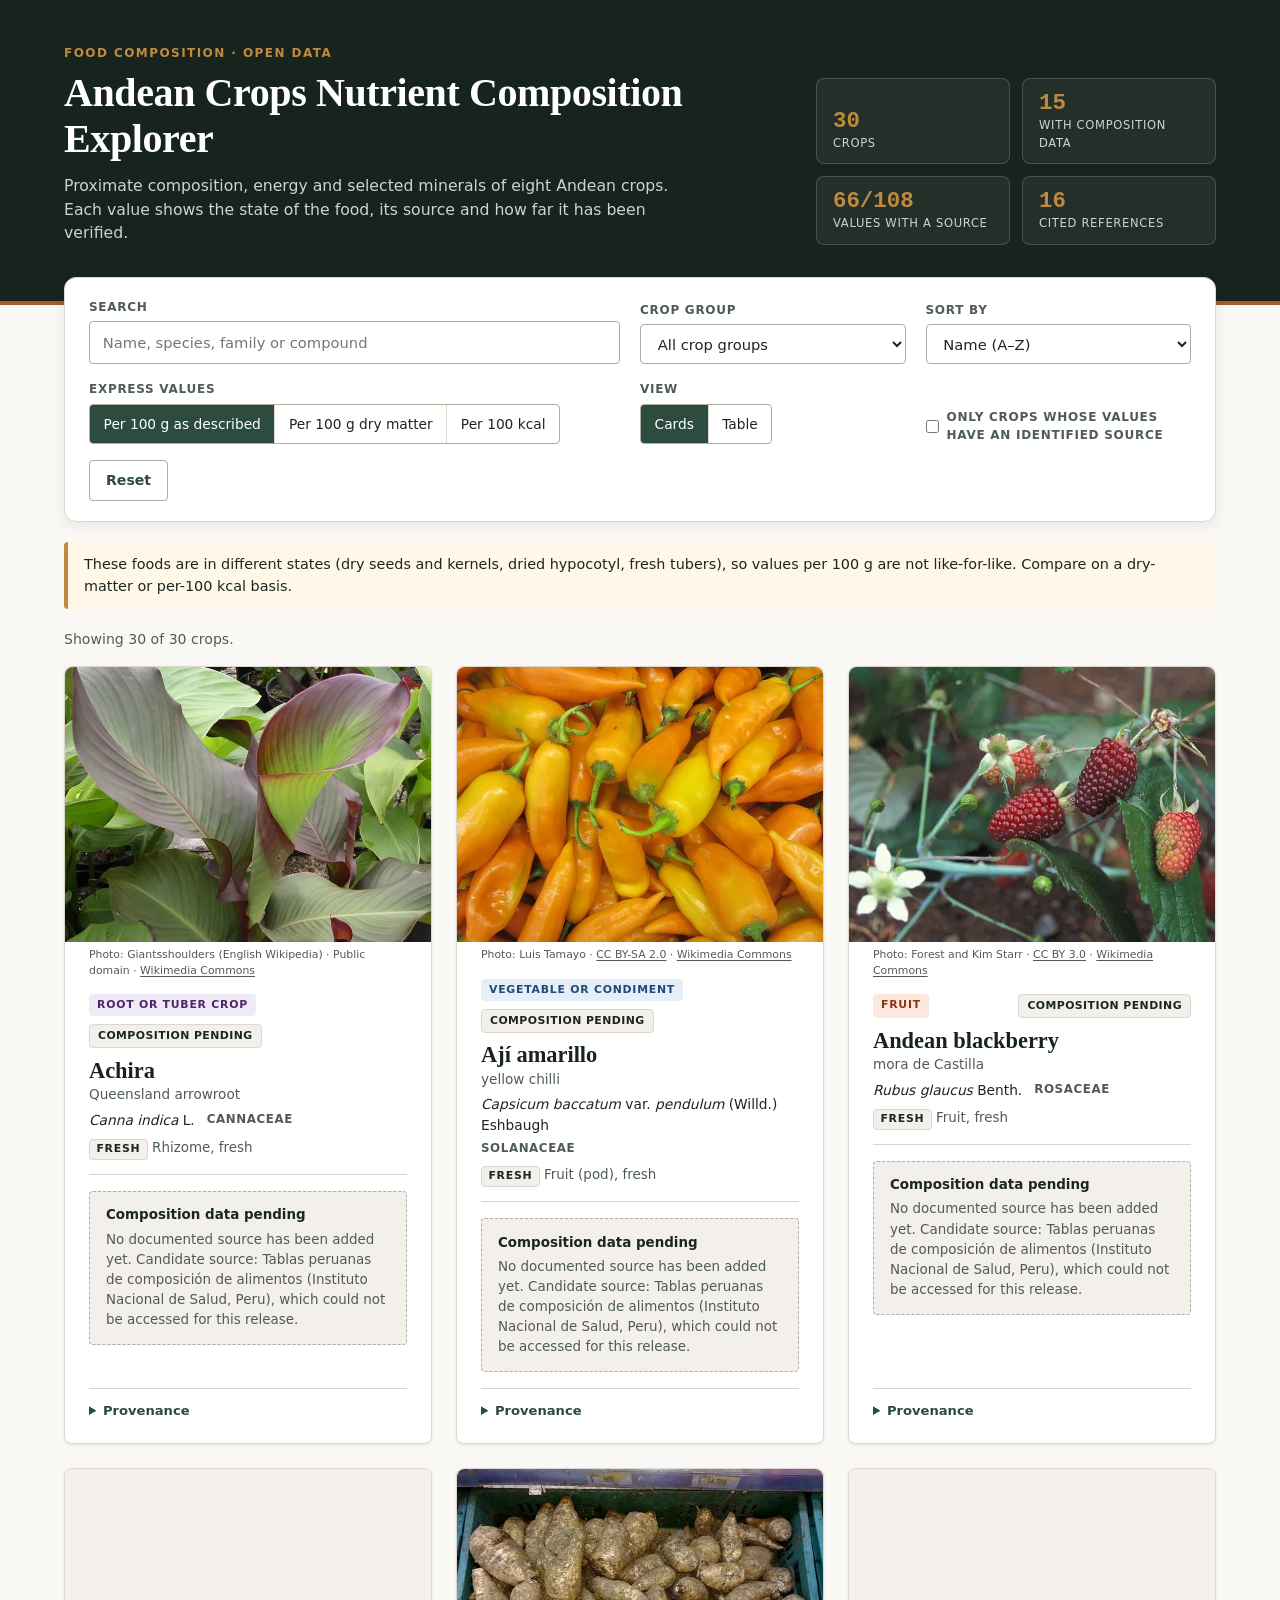
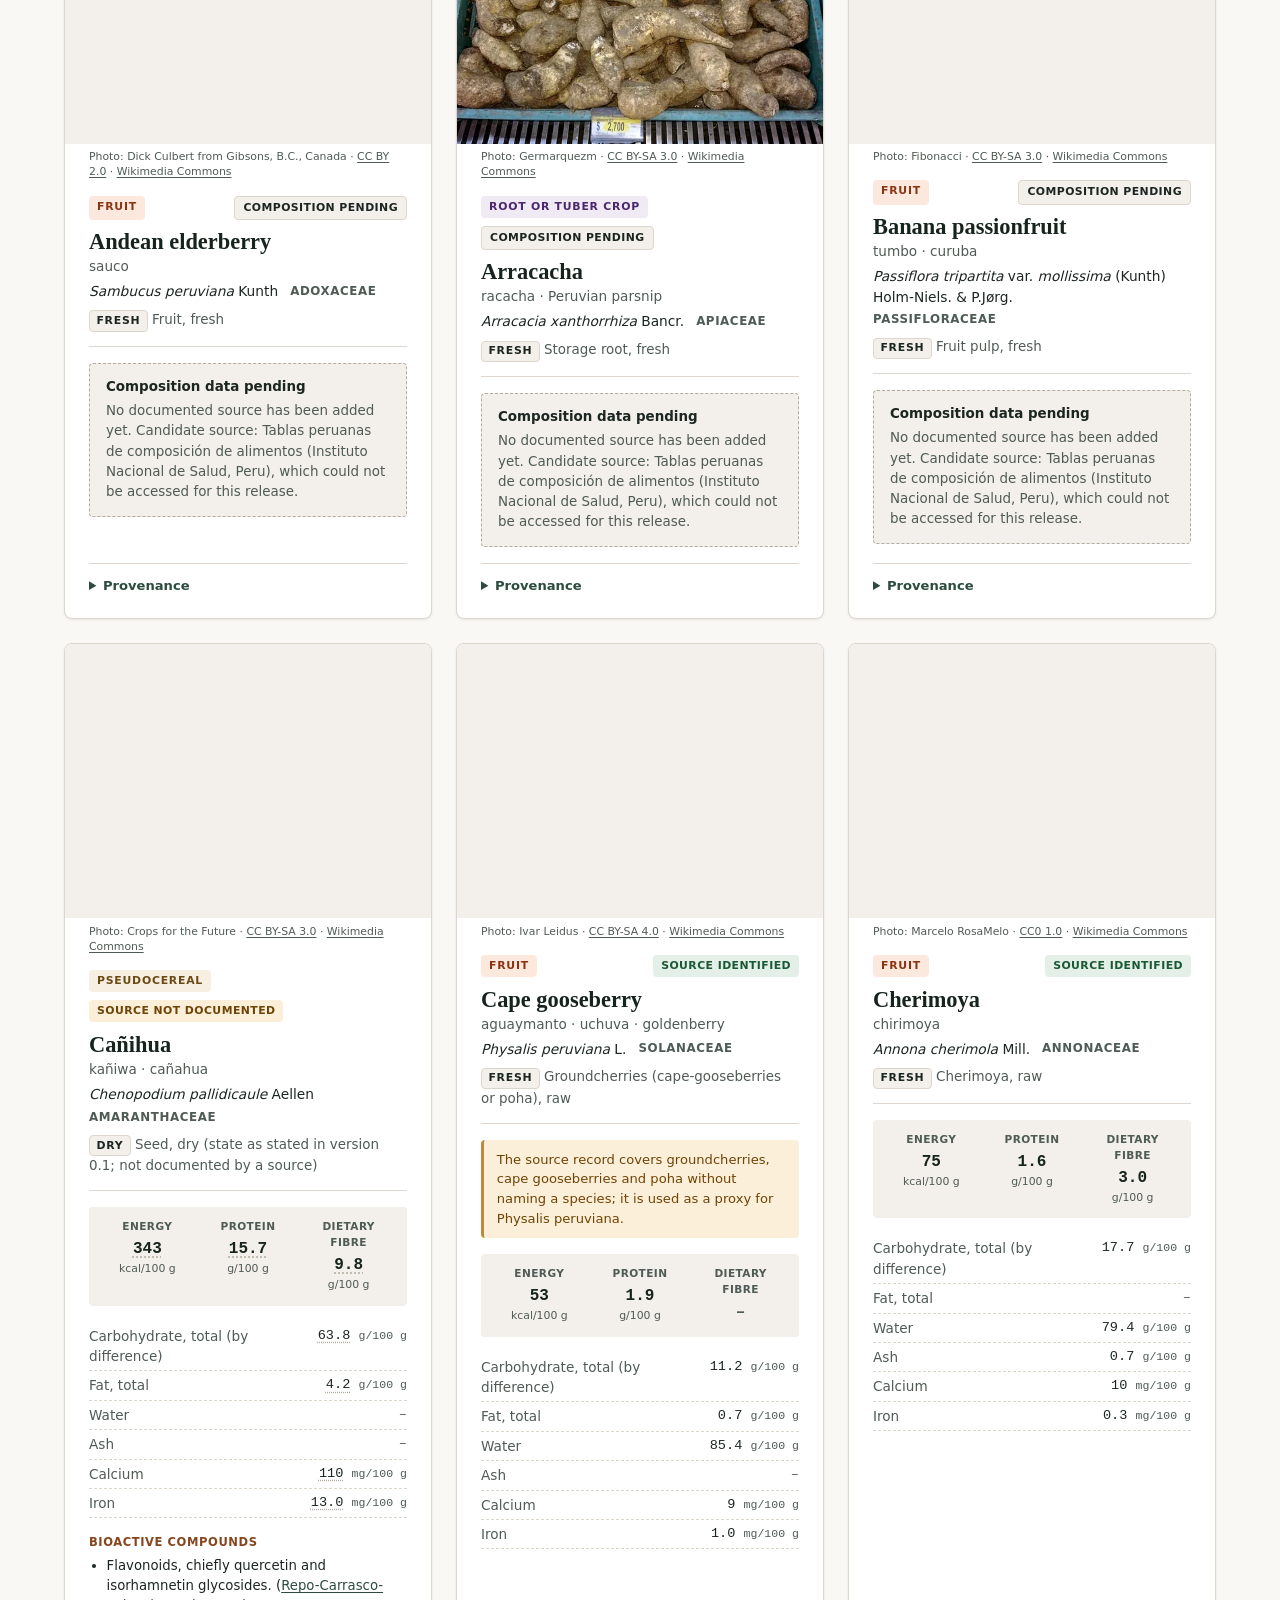
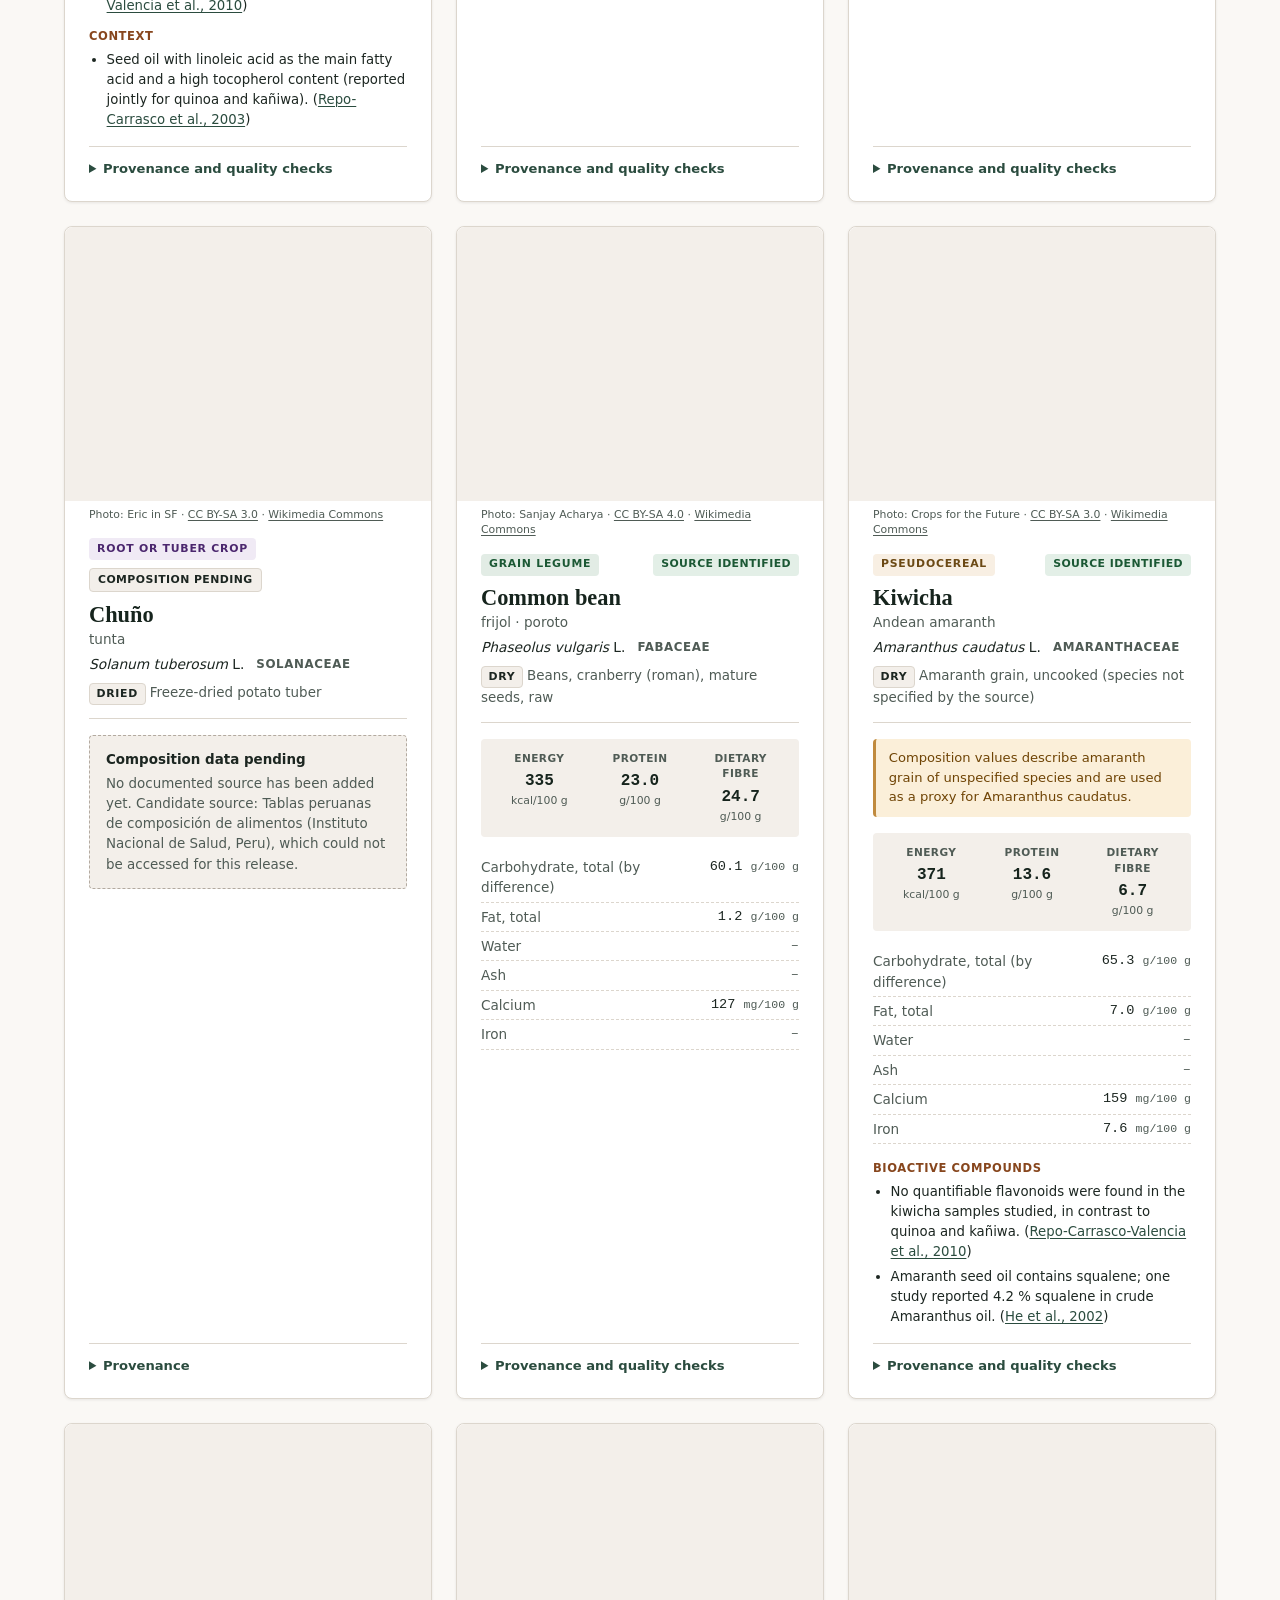
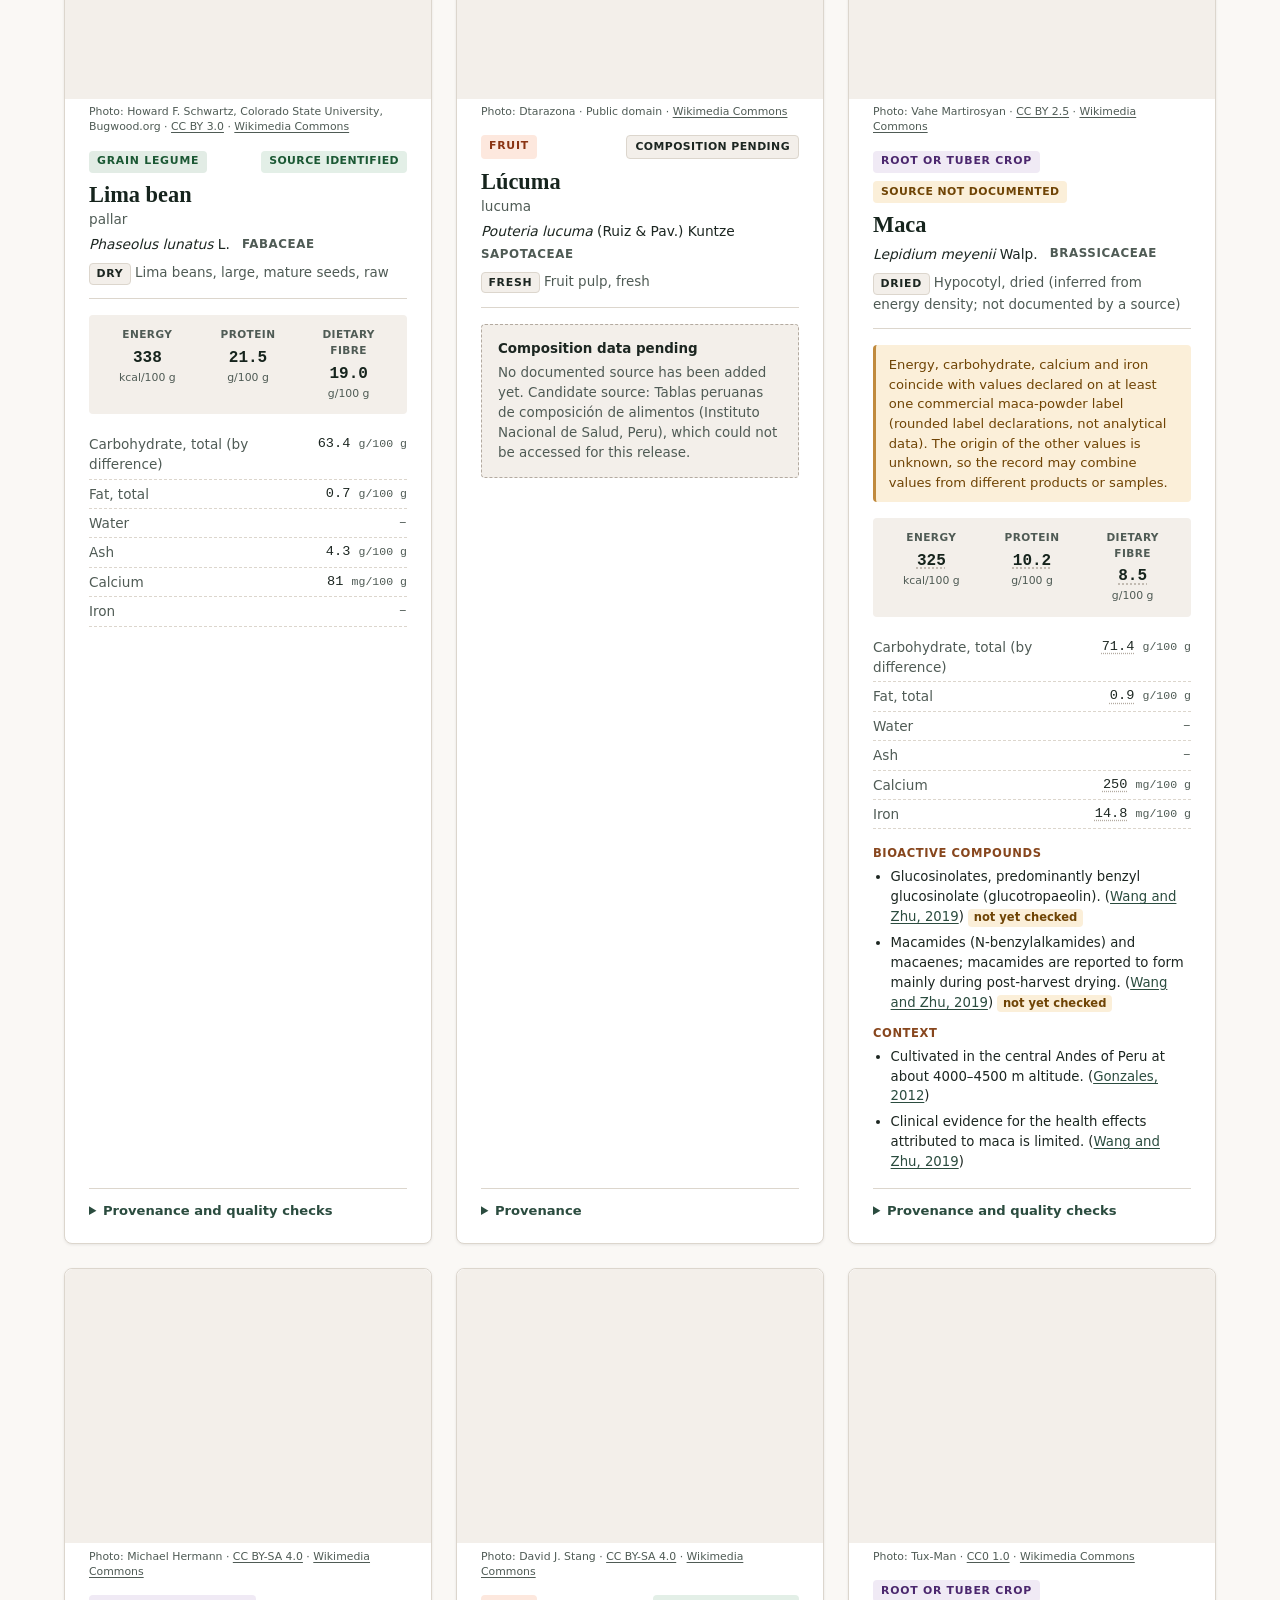
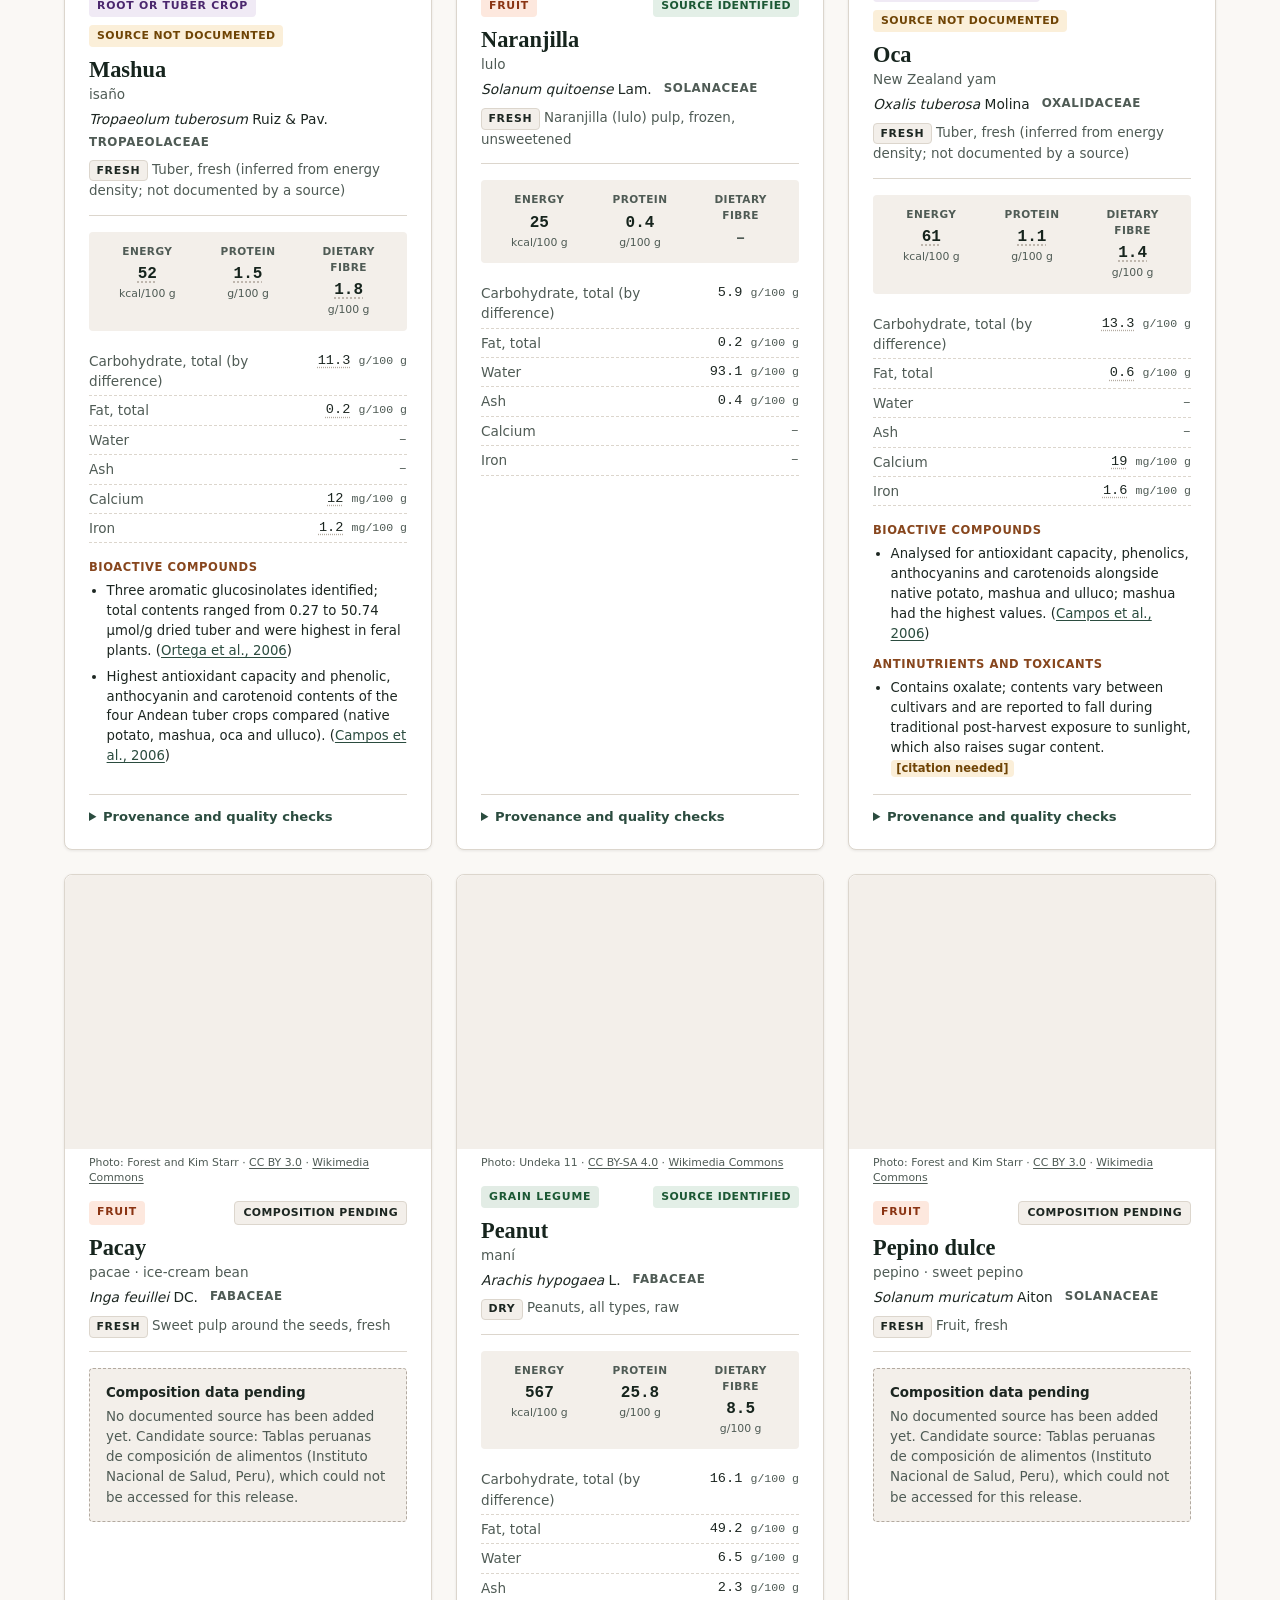
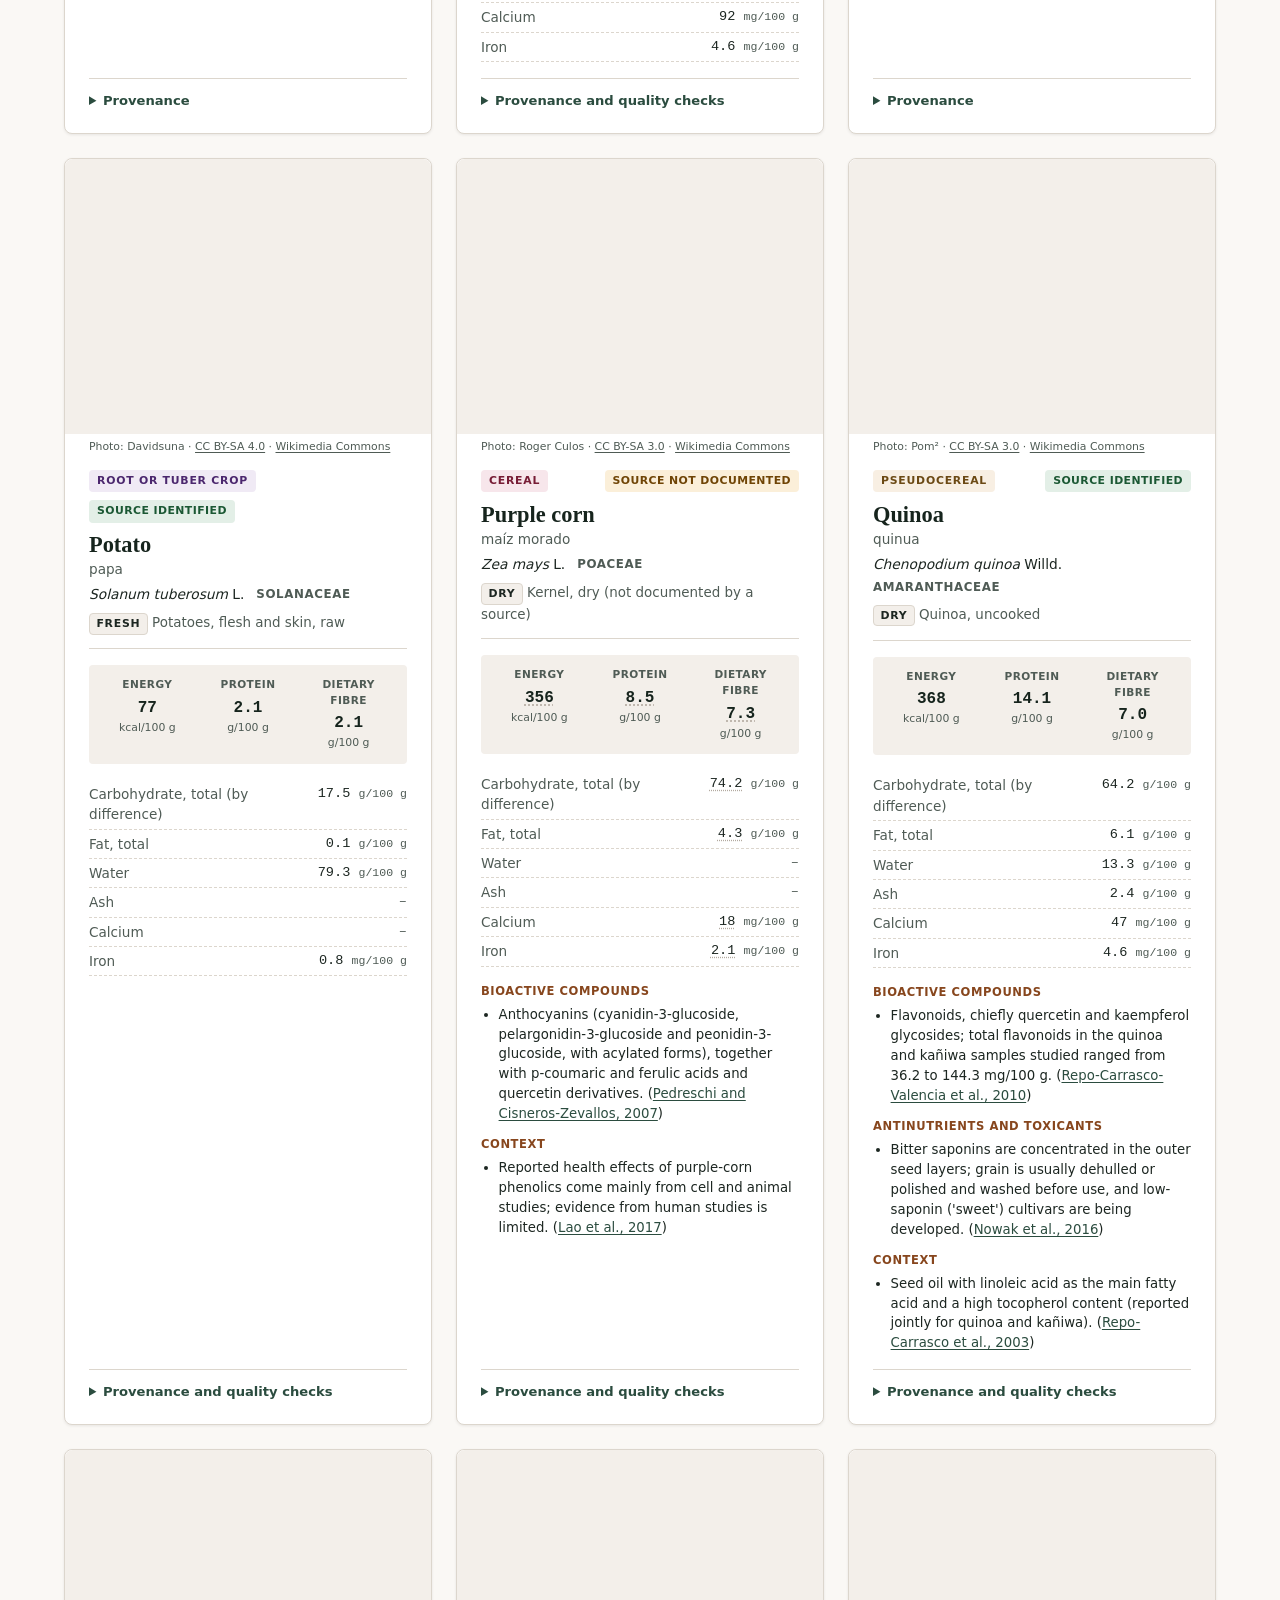
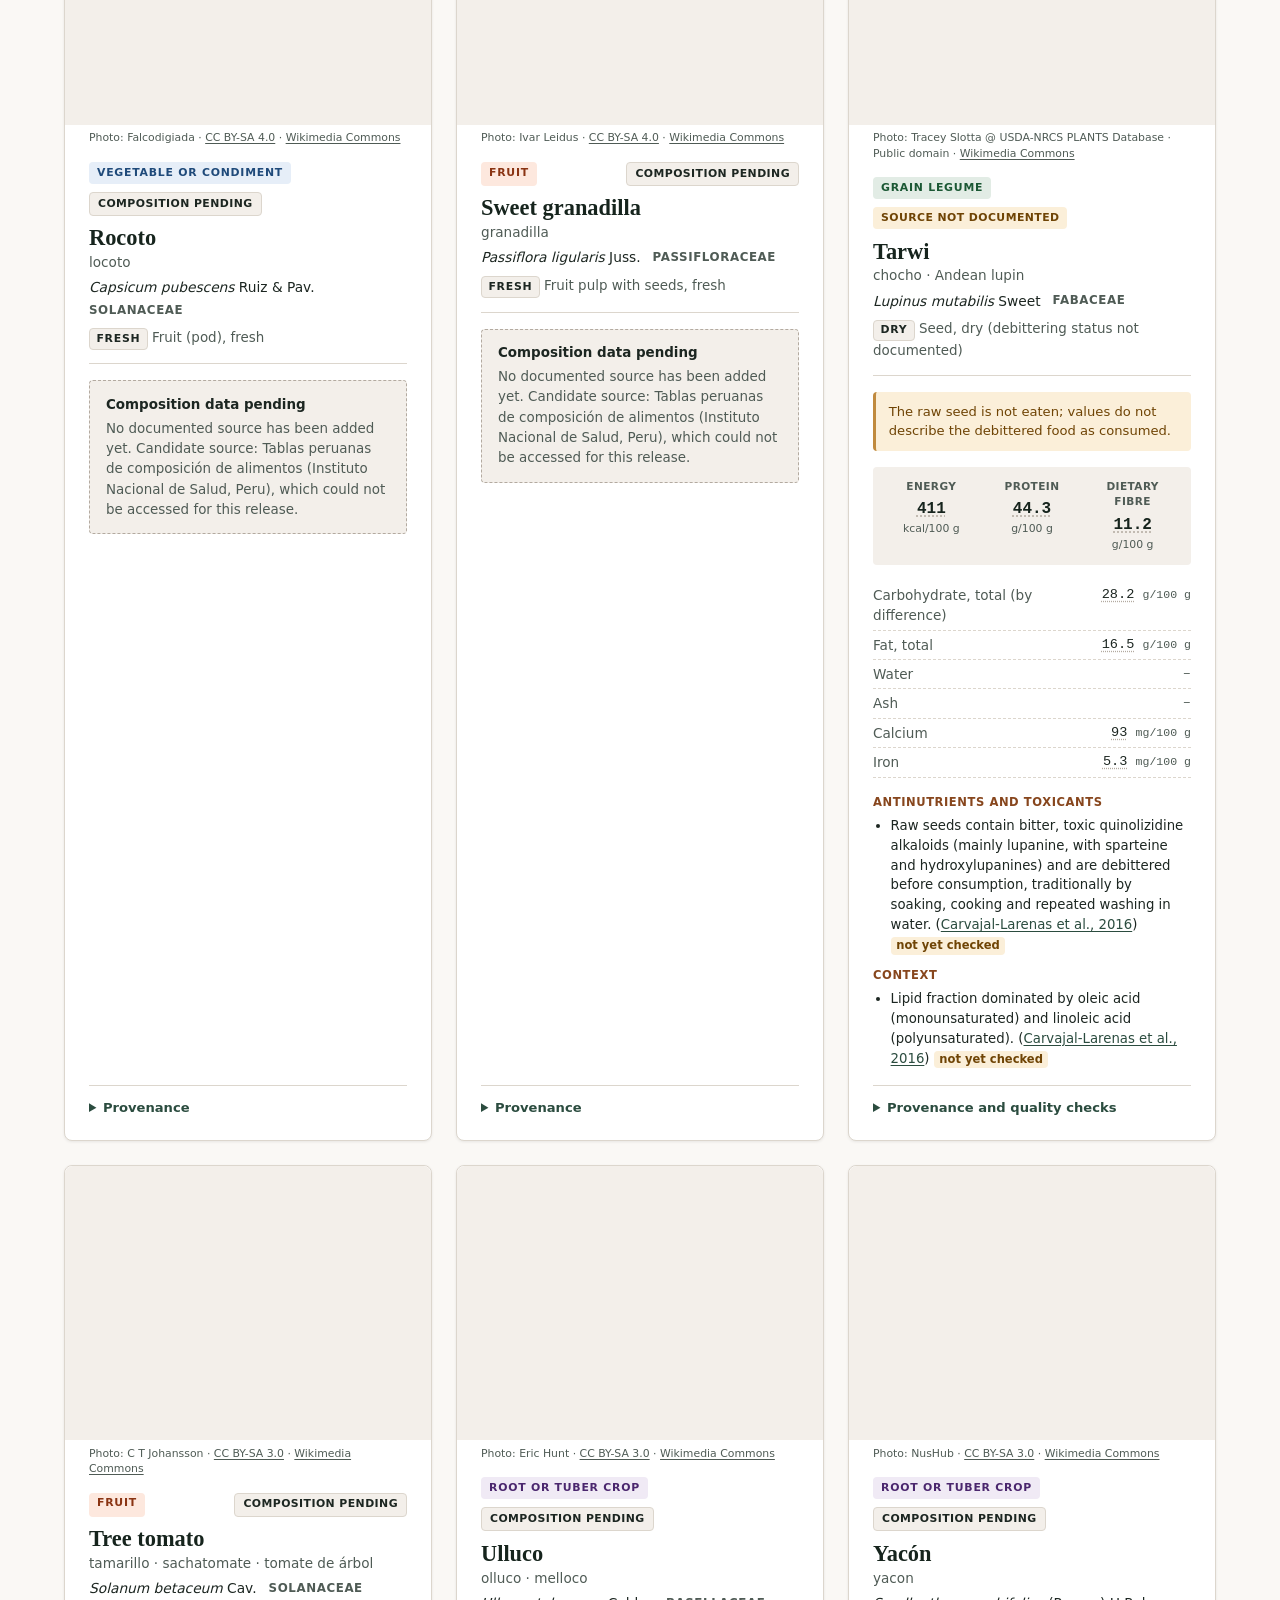
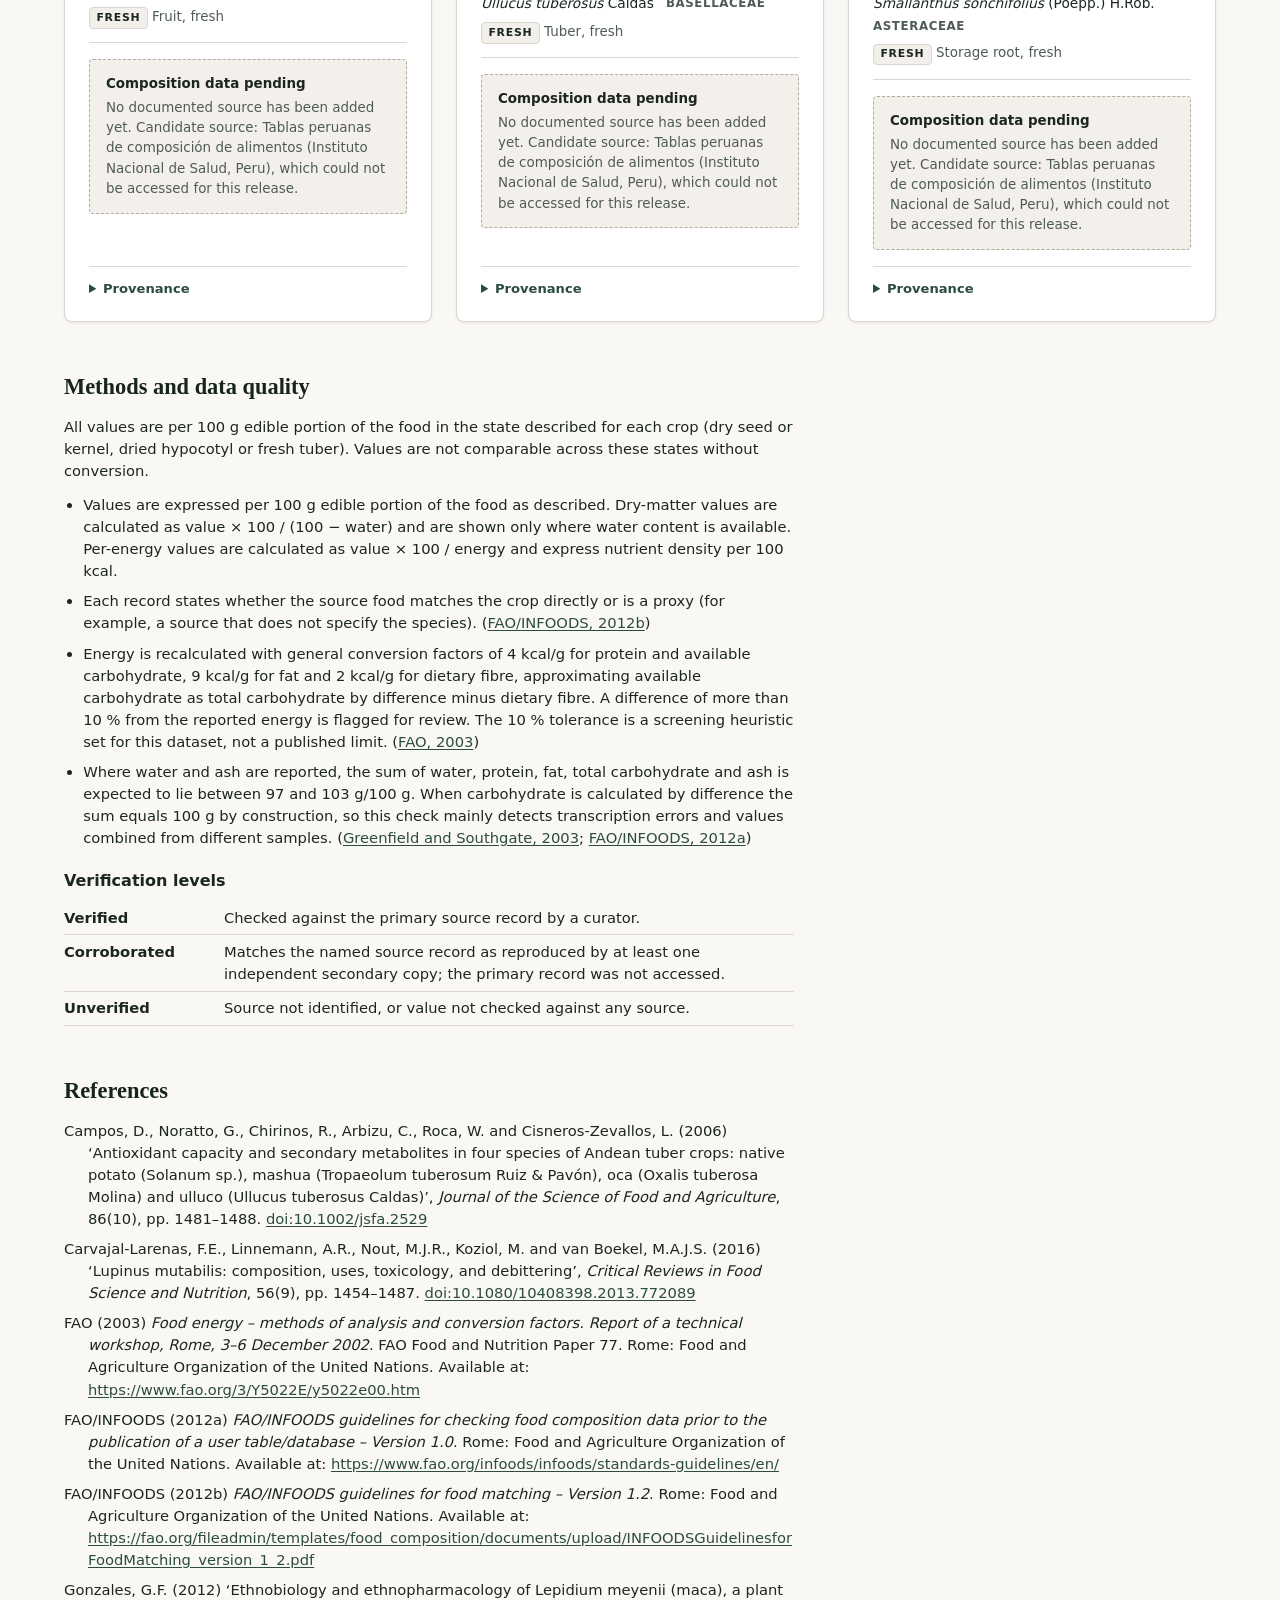
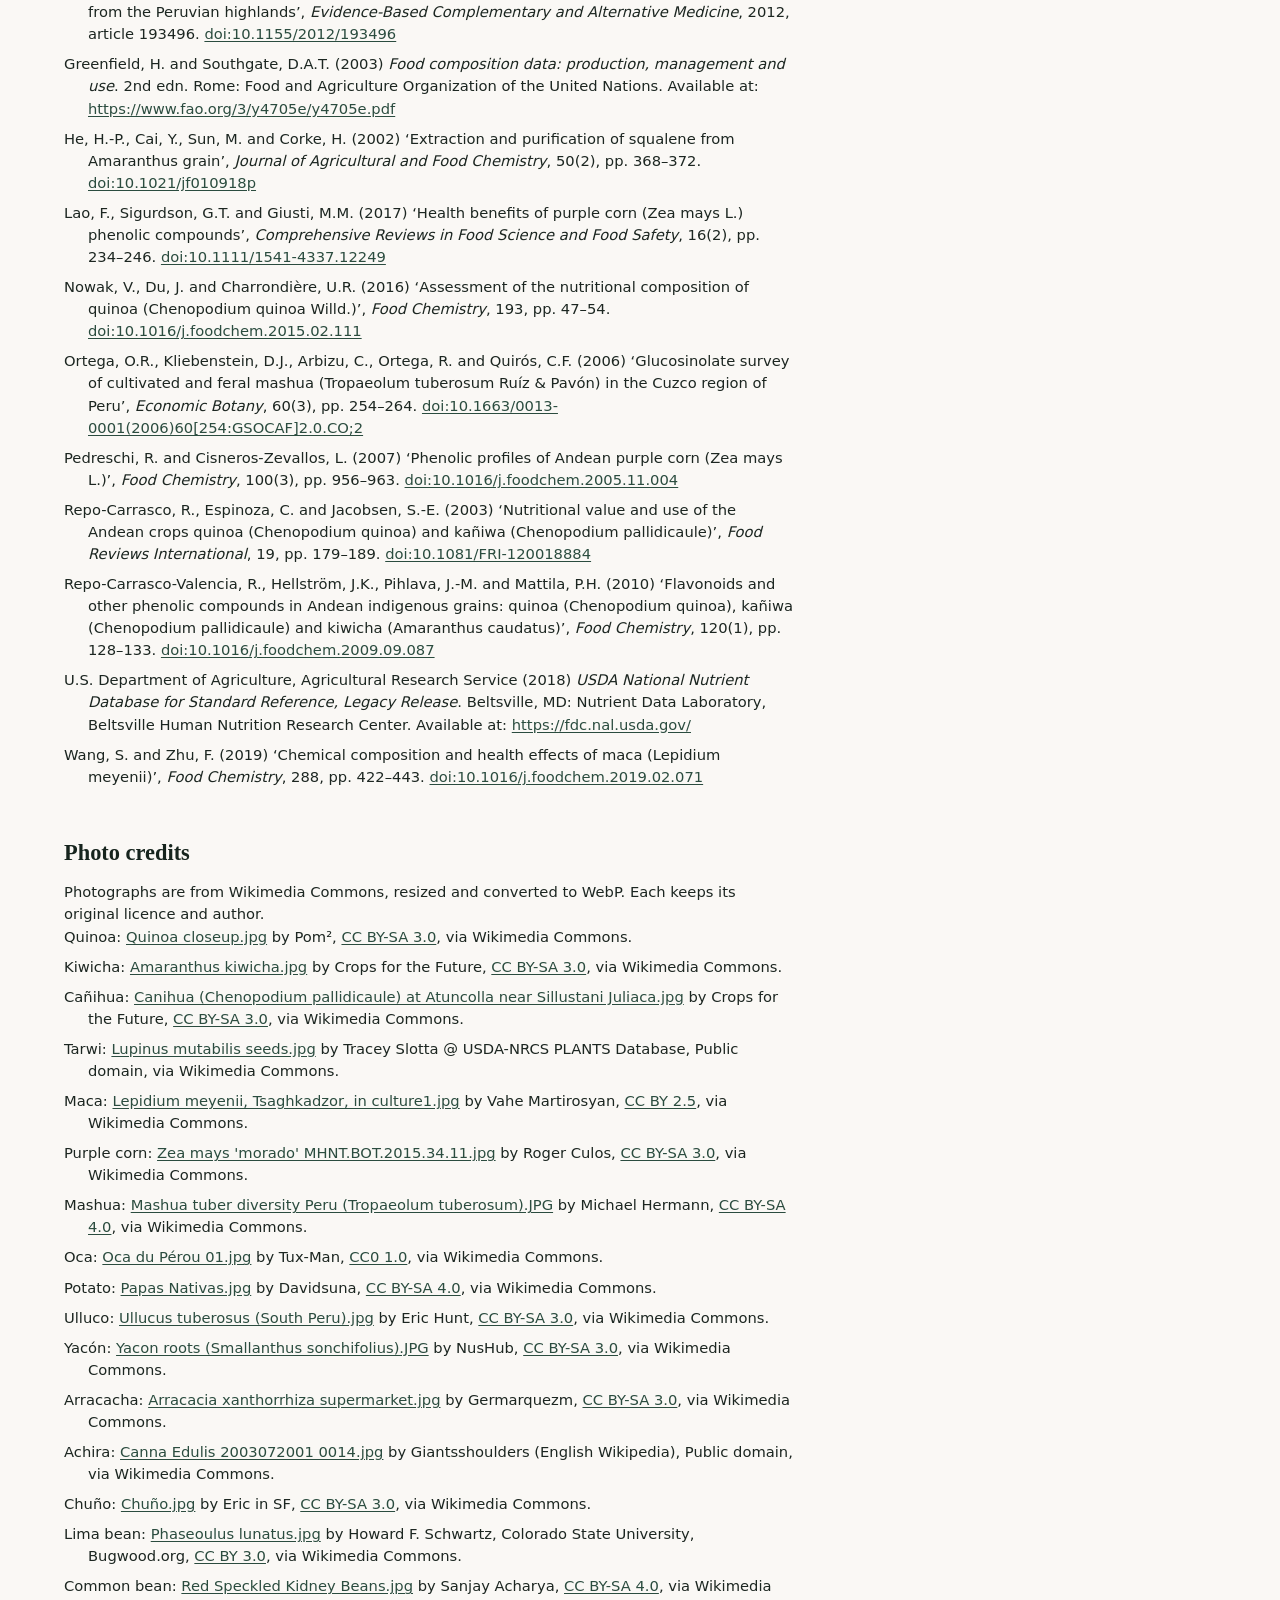
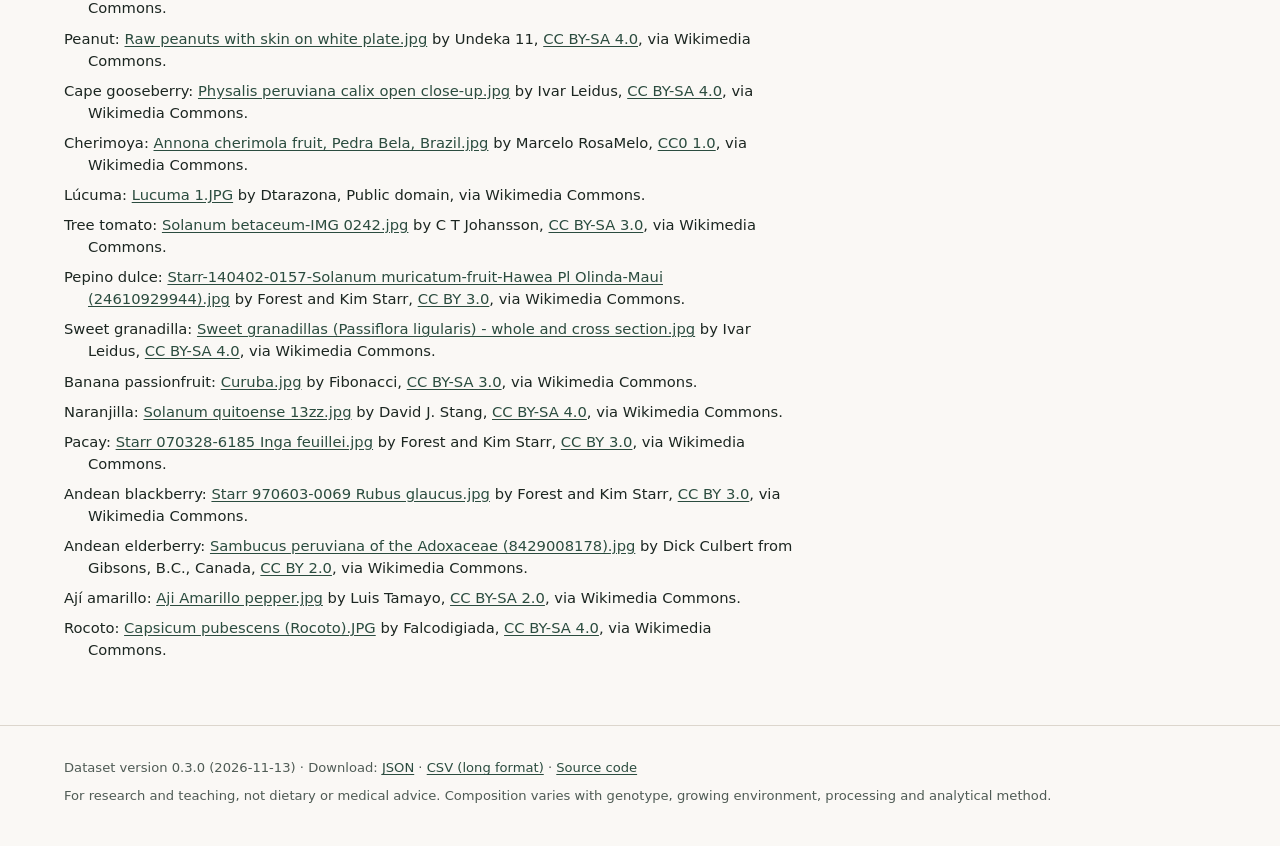
<file: andean-crops/index.html>
<!DOCTYPE html>
<html lang="en-GB">
<head>
  <meta charset="utf-8">
  <meta name="viewport" content="width=device-width, initial-scale=1">
  <meta http-equiv="Content-Security-Policy" content="default-src 'self'; script-src 'self'; style-src 'self'; img-src 'self' data:; connect-src 'self'; base-uri 'none'; form-action 'none'; object-src 'none'">
  <meta name="description" content="Proximate composition, energy and selected minerals of eight Andean crops, with food state, source and verification status for every value.">
  <title>Andean Crops Nutrient Composition Explorer</title>
  <link rel="icon" href="data:,">
  <link rel="stylesheet" href="assets/css/styles.css">
  <script type="module" src="assets/js/main.js"></script>
</head>
<body>
  <a class="skip-link" href="#results">Skip to results</a>

  <header class="site-header">
    <div class="container site-header__inner">
      <div class="site-header__text">
        <p class="eyebrow">Food composition · Open data</p>
        <h1>Andean Crops Nutrient Composition Explorer</h1>
        <p class="lede">Proximate composition, energy and selected minerals of eight Andean crops. Each value shows the state of the food, its source and how far it has been verified.</p>
      </div>
      <dl class="summary" id="dataset-summary" aria-label="Dataset summary"></dl>
    </div>
  </header>

  <main id="main" class="container">
    <form id="controls" class="controls" aria-label="Search, filter and display options">
      <div class="field field--search">
        <label for="search-input">Search</label>
        <input type="search" id="search-input" name="q" placeholder="Name, species, family or compound" autocomplete="off" spellcheck="false" maxlength="100">
      </div>

      <div class="field">
        <label for="group-select">Crop group</label>
        <select id="group-select" name="group"></select>
      </div>

      <div class="field">
        <label for="sort-select">Sort by</label>
        <select id="sort-select" name="sort"></select>
      </div>

      <fieldset class="field field--basis">
        <legend>Express values</legend>
        <div class="segmented" id="basis-options"></div>
      </fieldset>

      <fieldset class="field">
        <legend>View</legend>
        <div class="segmented" id="view-options"></div>
      </fieldset>

      <div class="field field--inline">
        <input type="checkbox" id="sourced-only" name="sourced">
        <label for="sourced-only">Only crops whose values have an identified source</label>
      </div>

      <div class="field field--actions">
        <button type="button" class="button button--quiet" id="reset-controls">Reset</button>
      </div>
    </form>

    <p id="basis-note" class="notice" role="note" hidden></p>
    <p id="results-status" class="results-status" aria-live="polite">Loading dataset…</p>

    <section id="results" class="results" aria-label="Crop records" tabindex="-1"></section>

    <section class="prose" aria-labelledby="methods-heading">
      <h2 id="methods-heading">Methods and data quality</h2>
      <div id="methods-content"></div>
    </section>

    <section class="prose" aria-labelledby="references-heading">
      <h2 id="references-heading">References</h2>
      <ol id="reference-list" class="reference-list"></ol>
    </section>

    <section class="prose" aria-labelledby="credits-heading">
      <h2 id="credits-heading">Photo credits</h2>
      <p>Photographs are from Wikimedia Commons, resized and converted to WebP. Each keeps its original licence and author.</p>
      <ol id="photo-credits" class="reference-list"></ol>
    </section>
  </main>

  <footer class="site-footer">
    <div class="container">
      <p>Dataset version <span id="dataset-version">–</span> · Download: <a href="data/andean-crops.json">JSON</a> · <a href="data/derived/andean-crops-long.csv">CSV (long format)</a> · <a href="https://github.com/infpurewhite/andean-crops">Source code</a></p>
      <p class="disclaimer">For research and teaching, not dietary or medical advice. Composition varies with genotype, growing environment, processing and analytical method.</p>
    </div>
  </footer>

  <noscript>
    <p class="container">This explorer needs JavaScript. The dataset is available as <a href="data/andean-crops.json">JSON</a>.</p>
  </noscript>
</body>
</html>
</file>
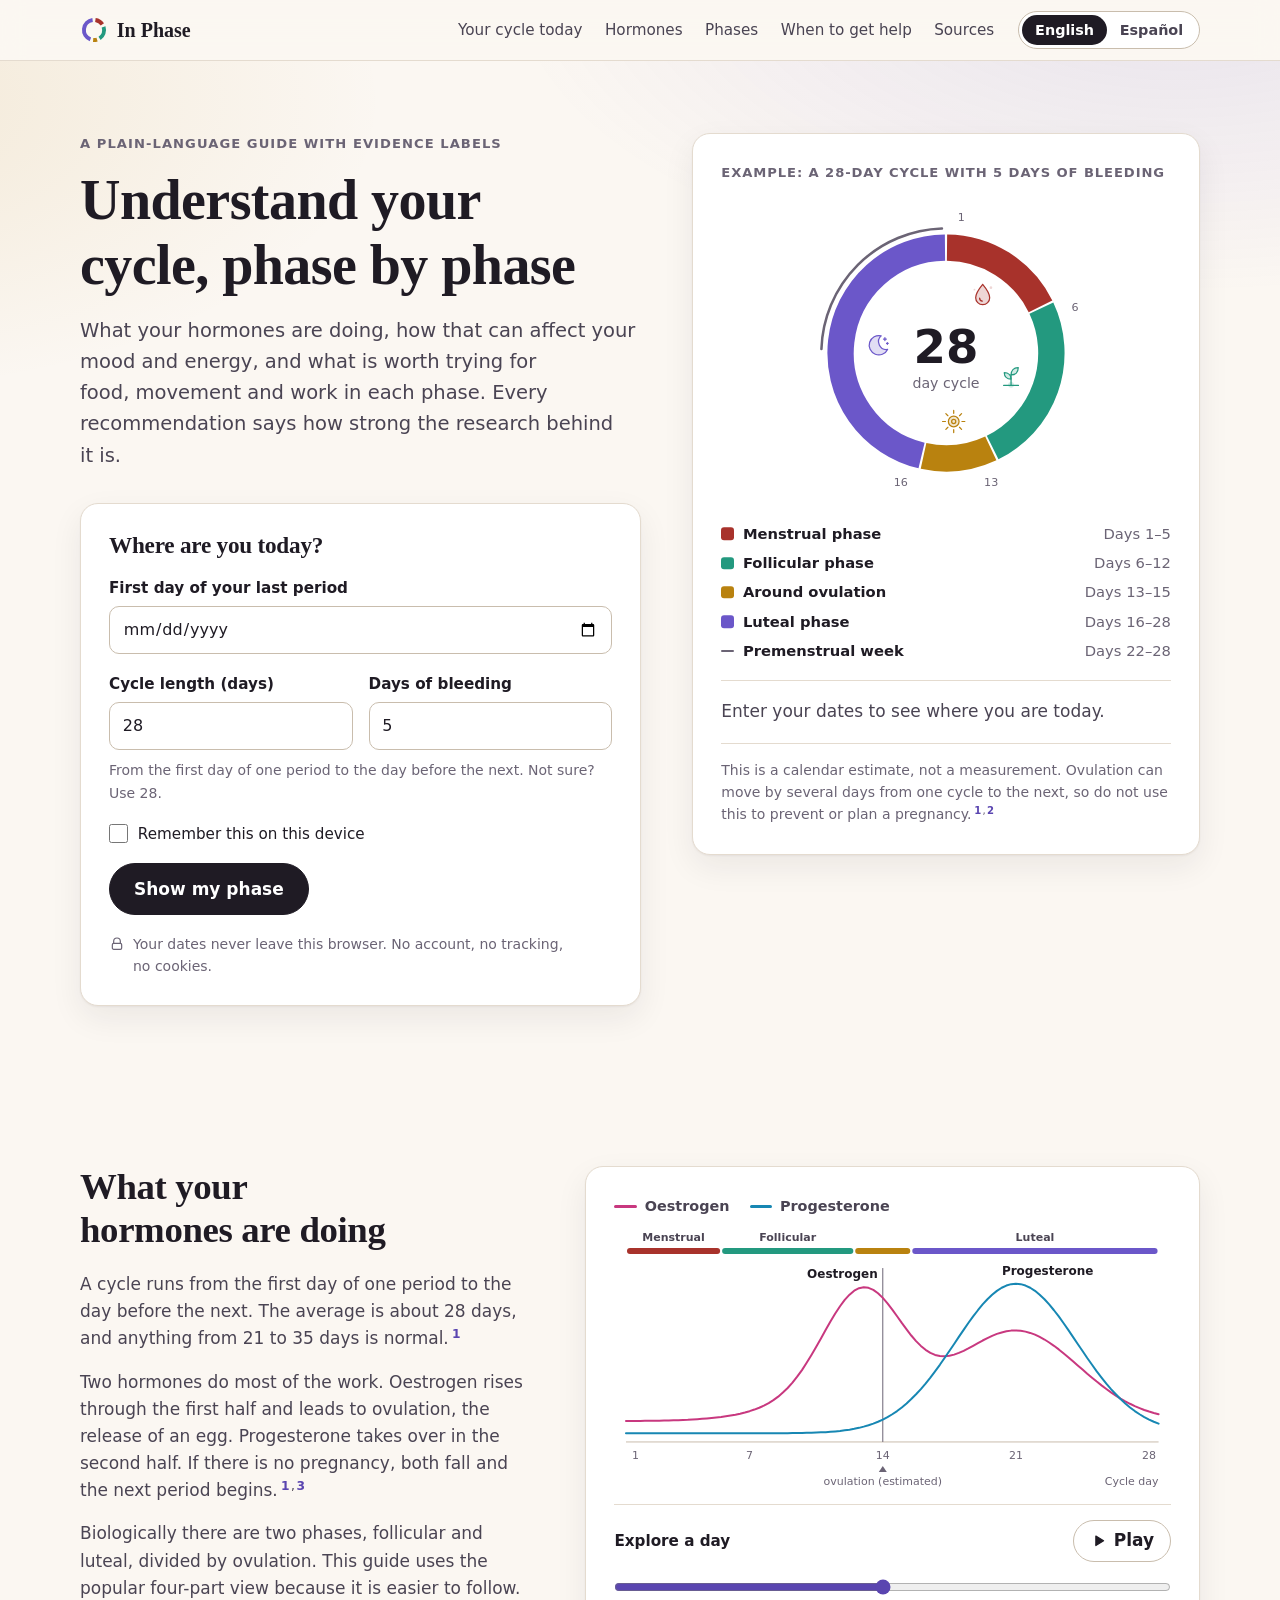
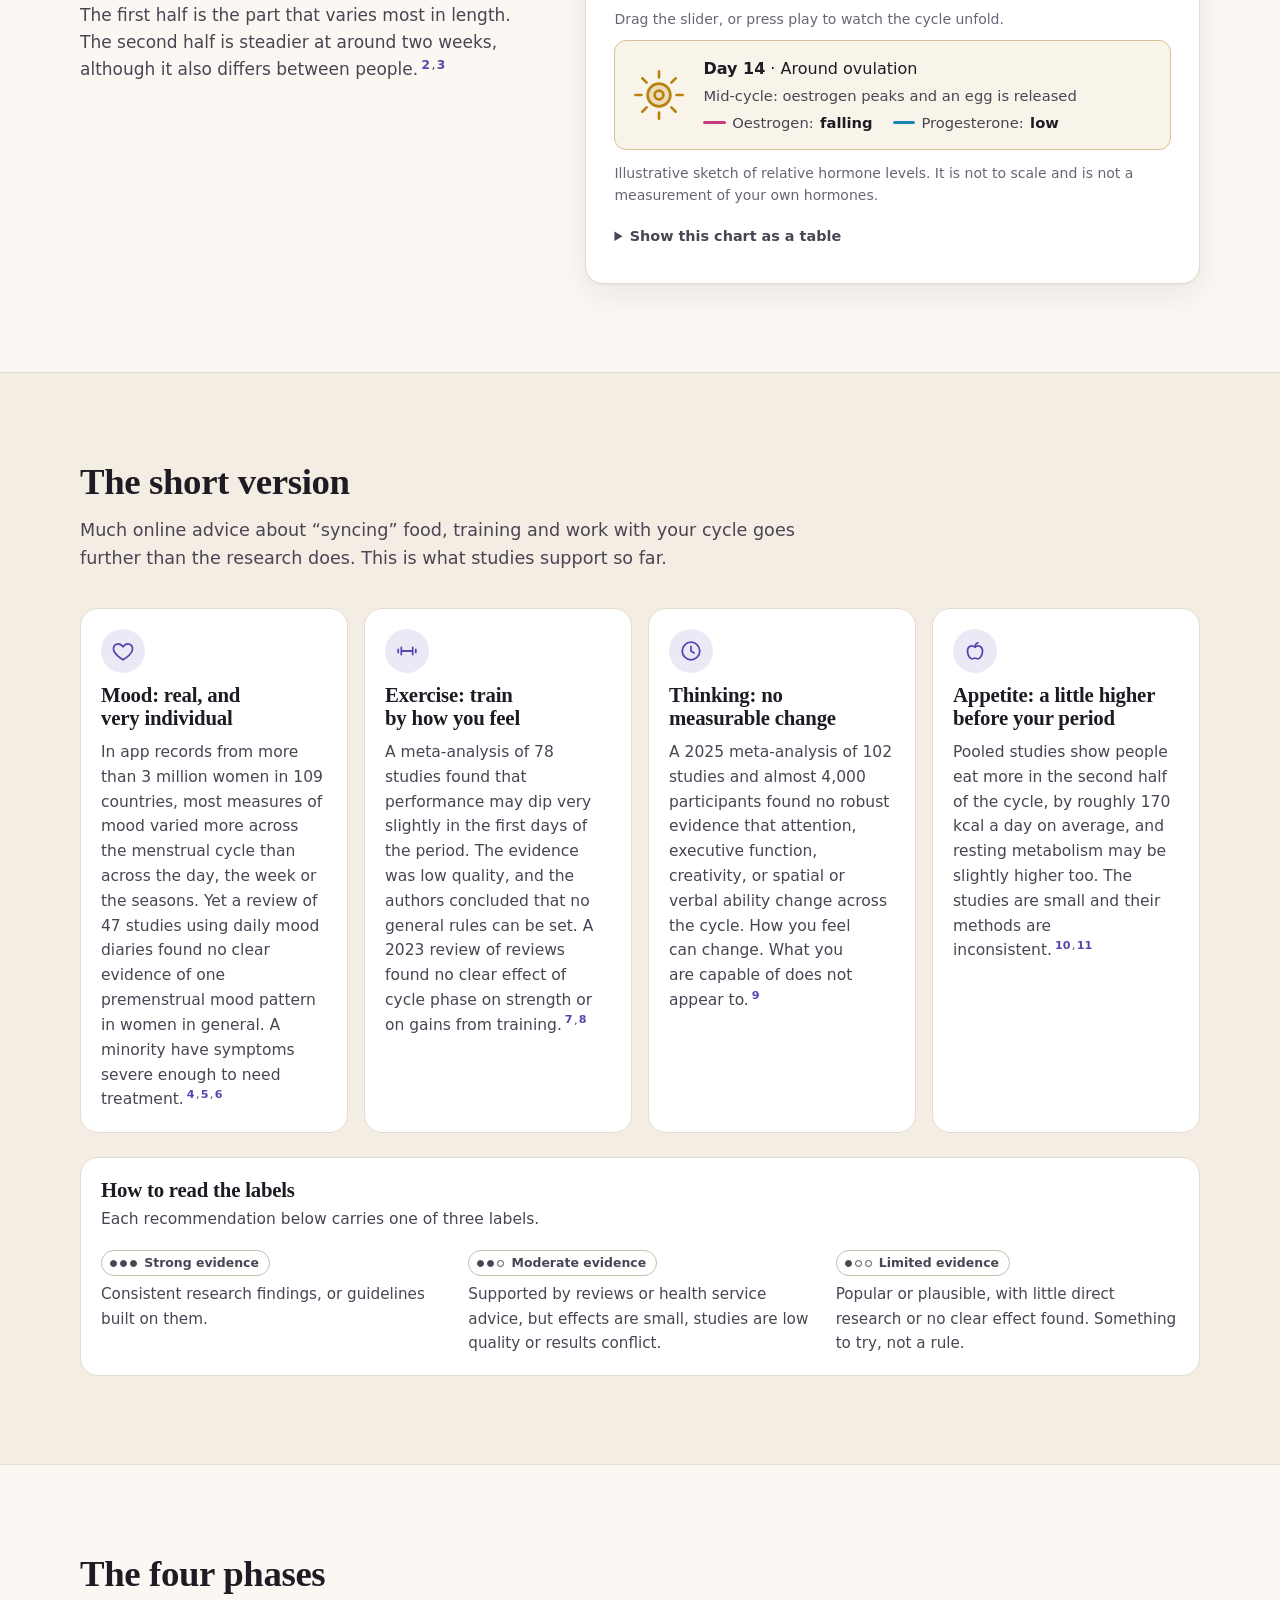
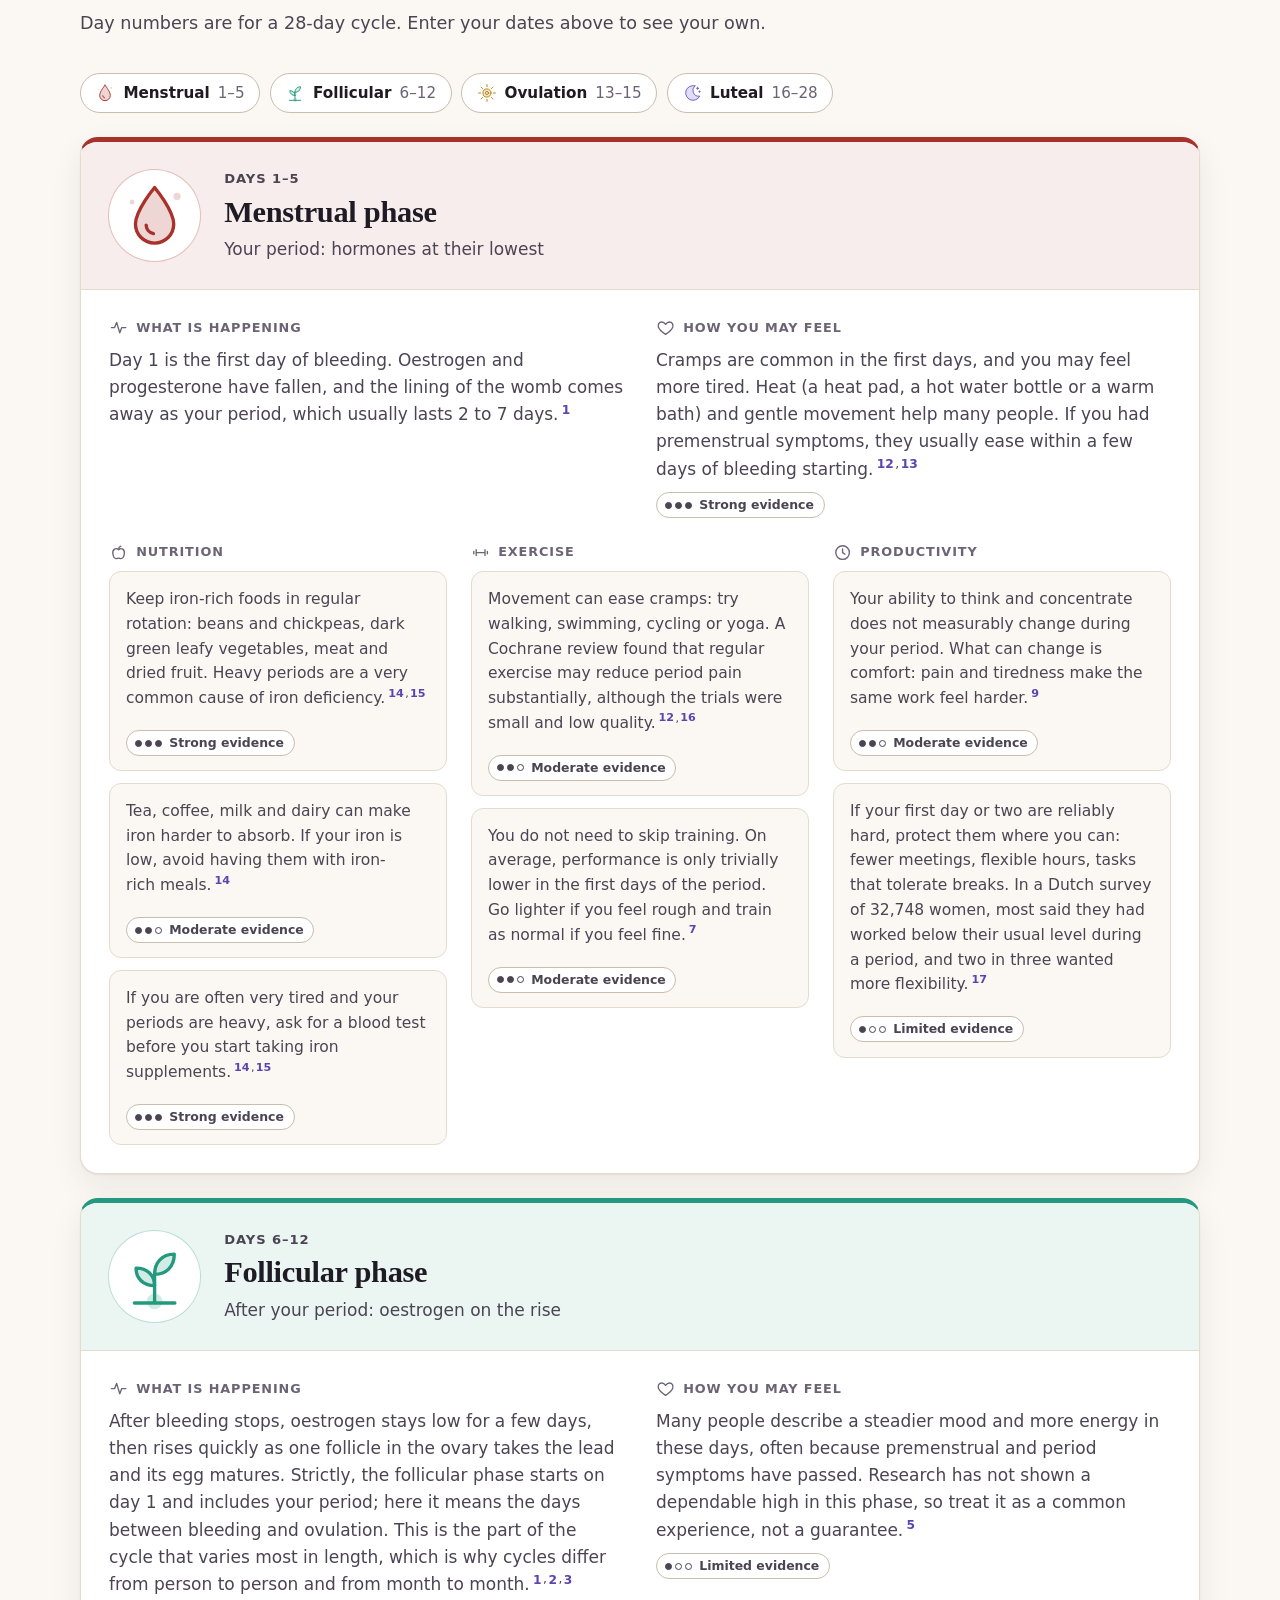
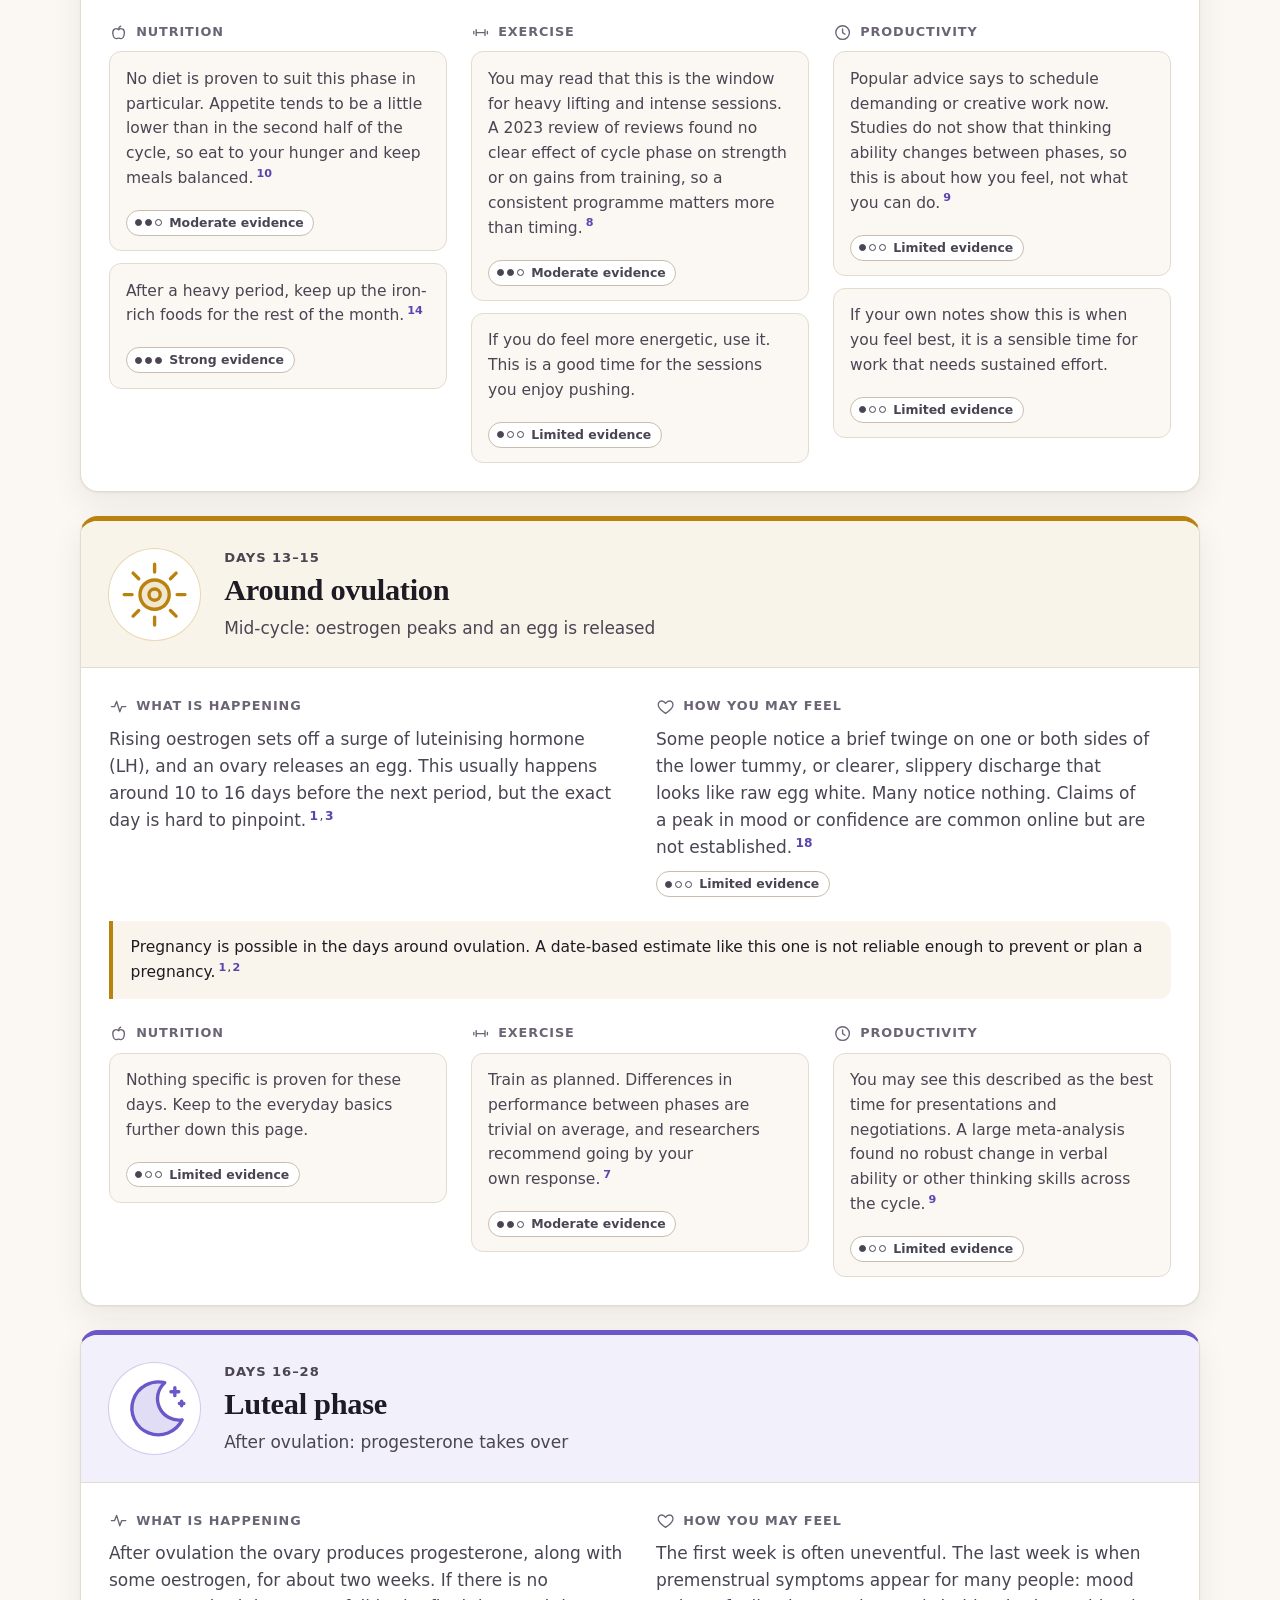
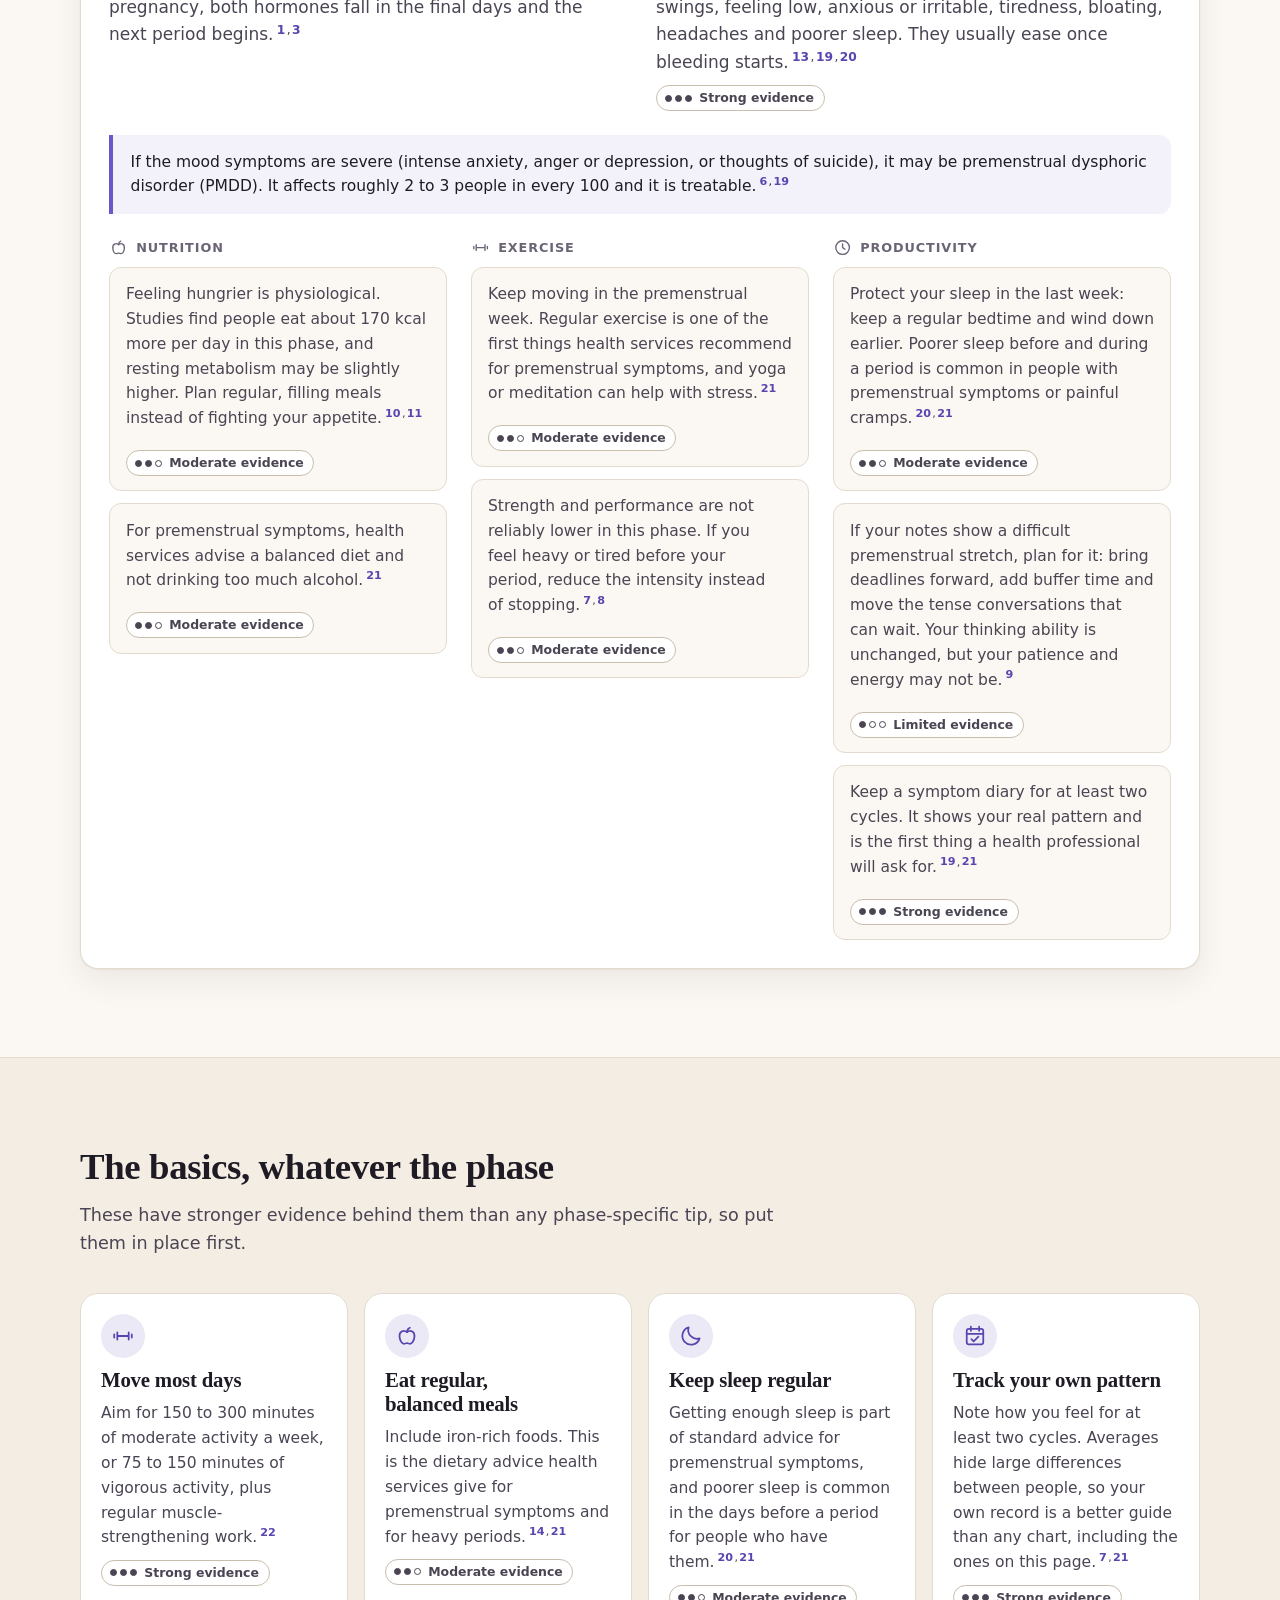
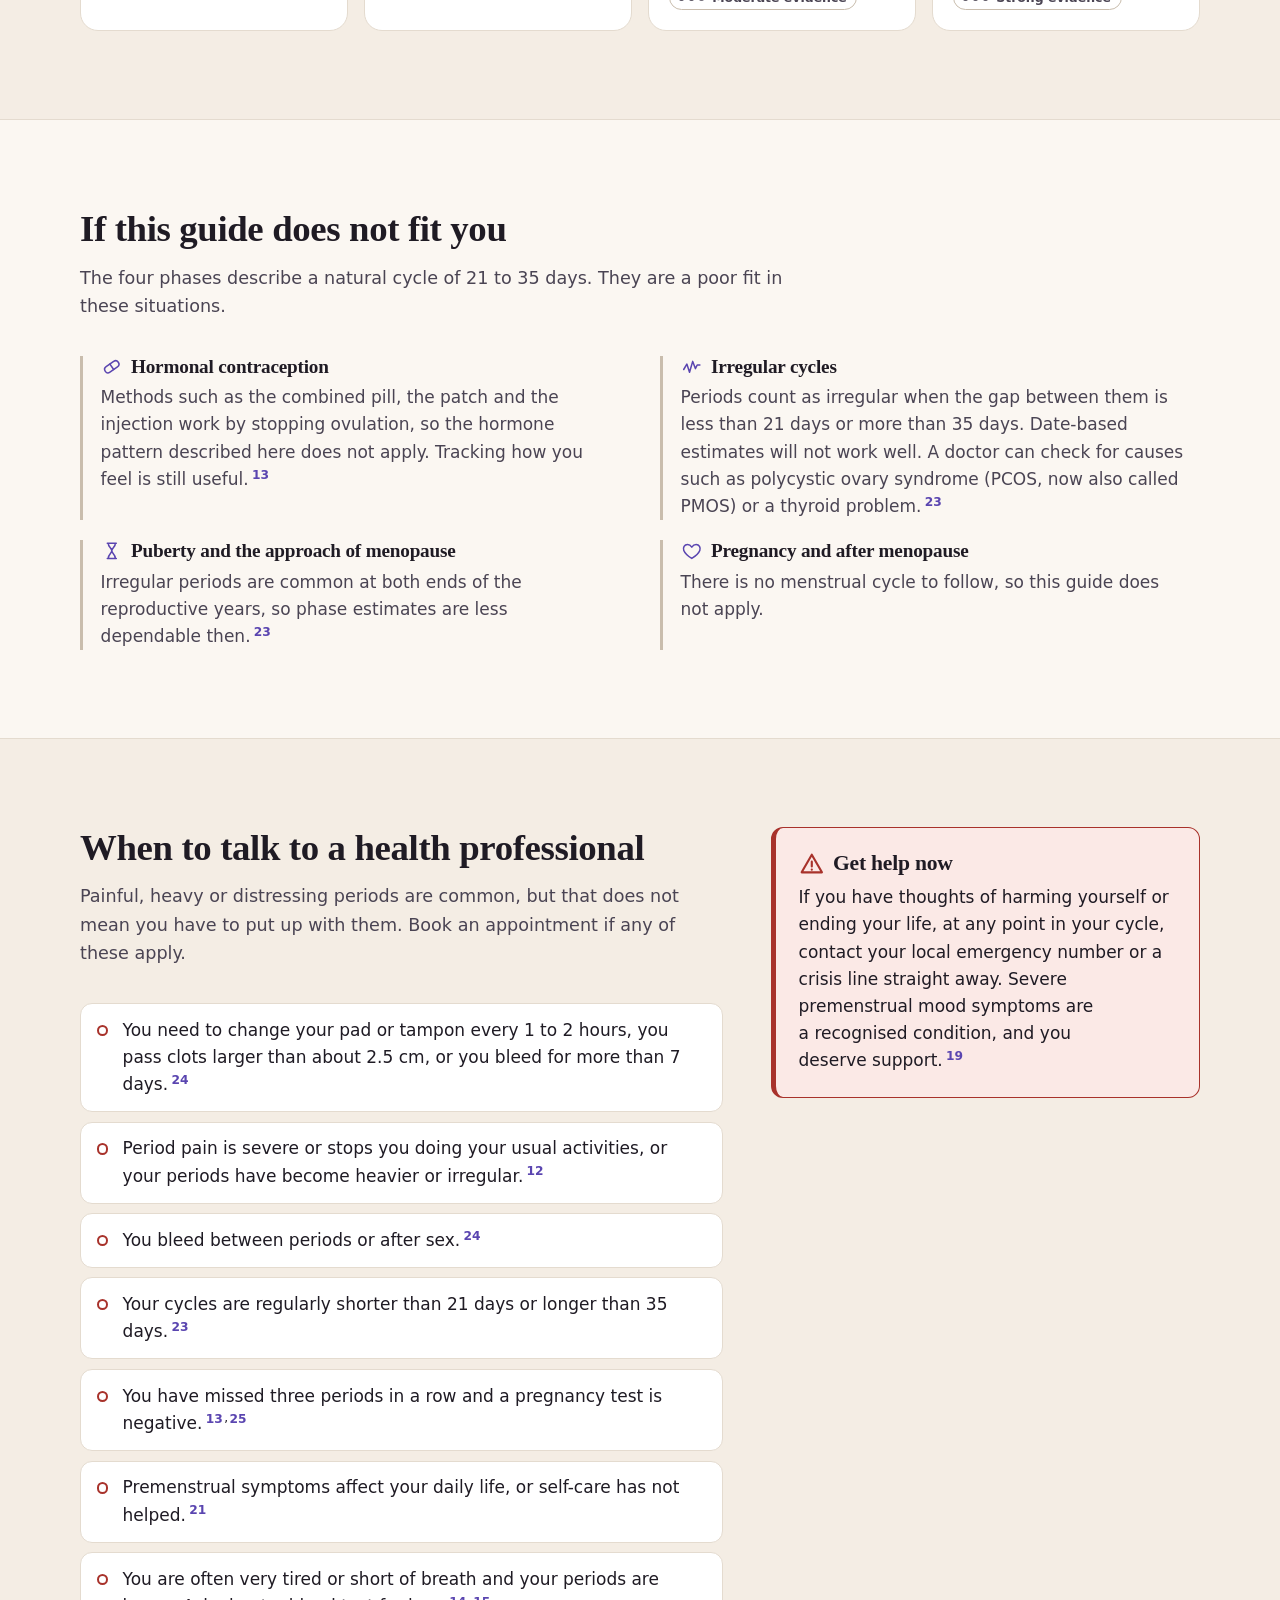
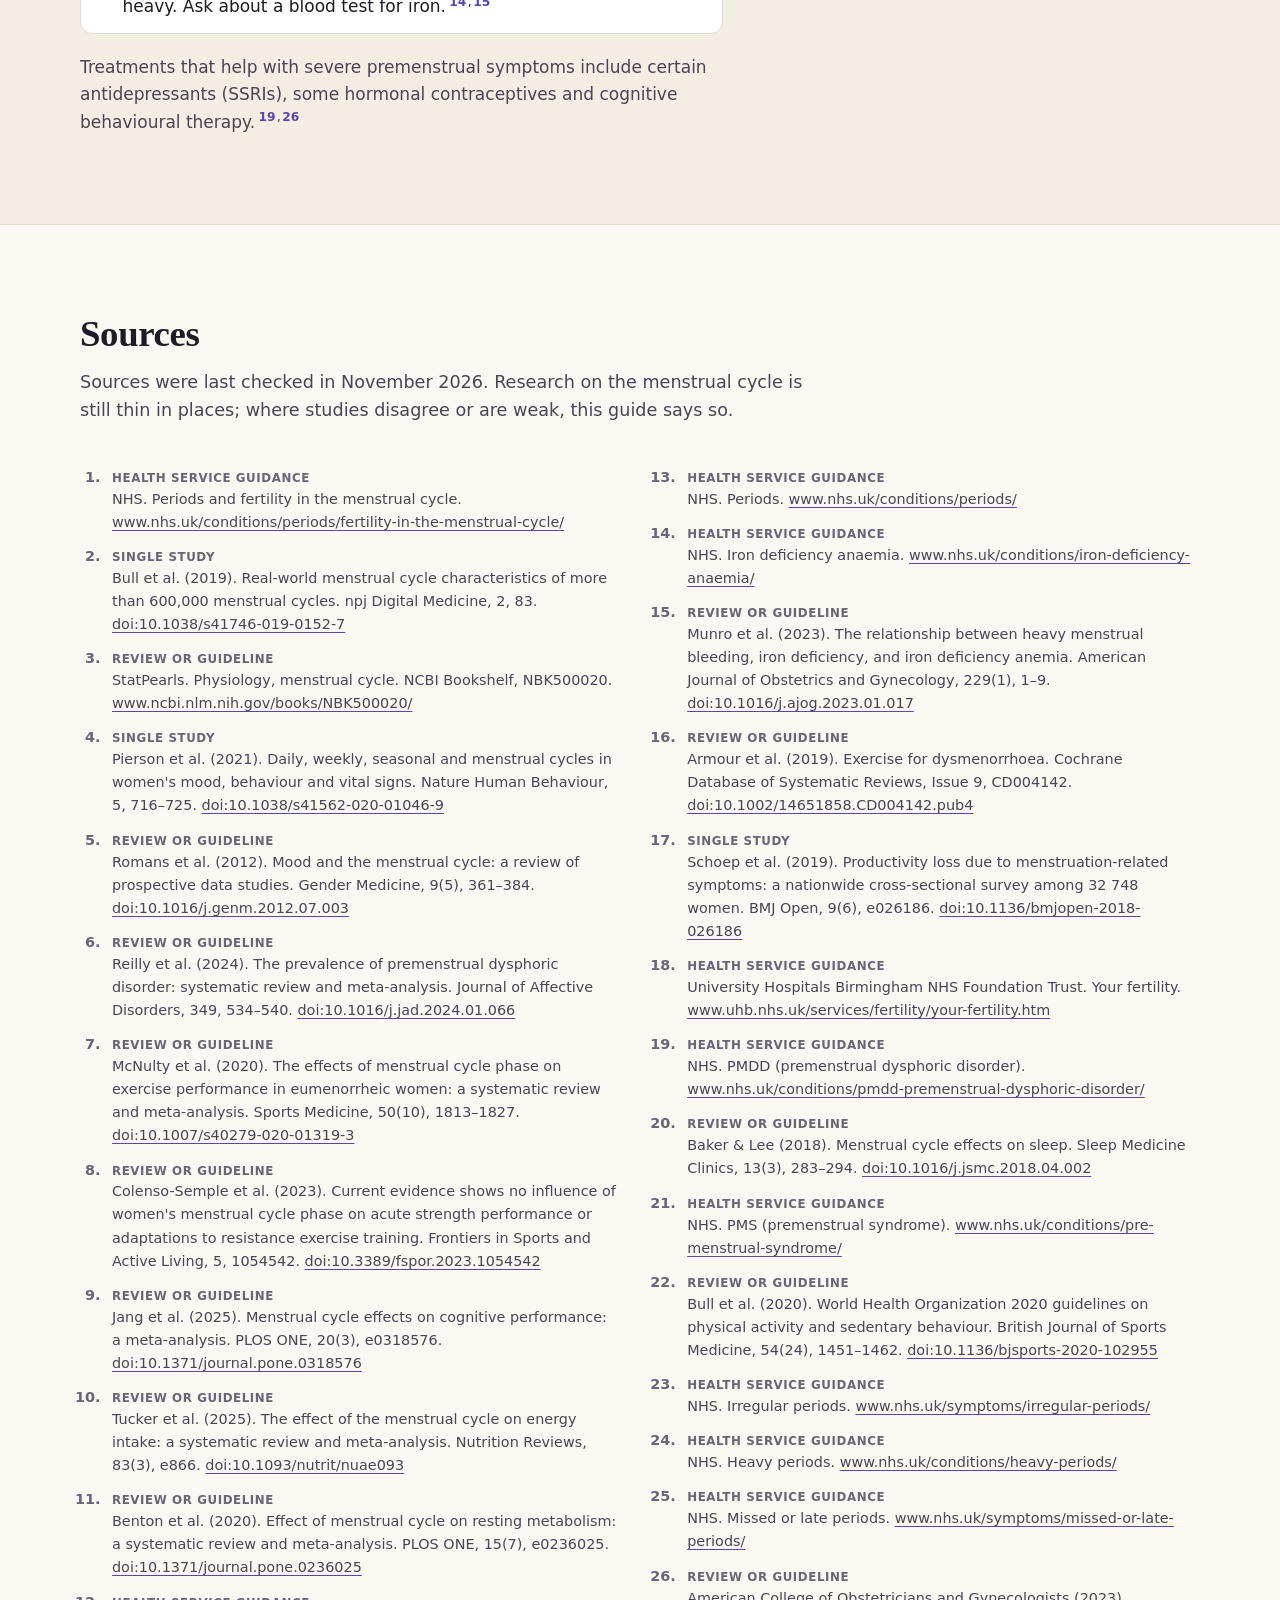
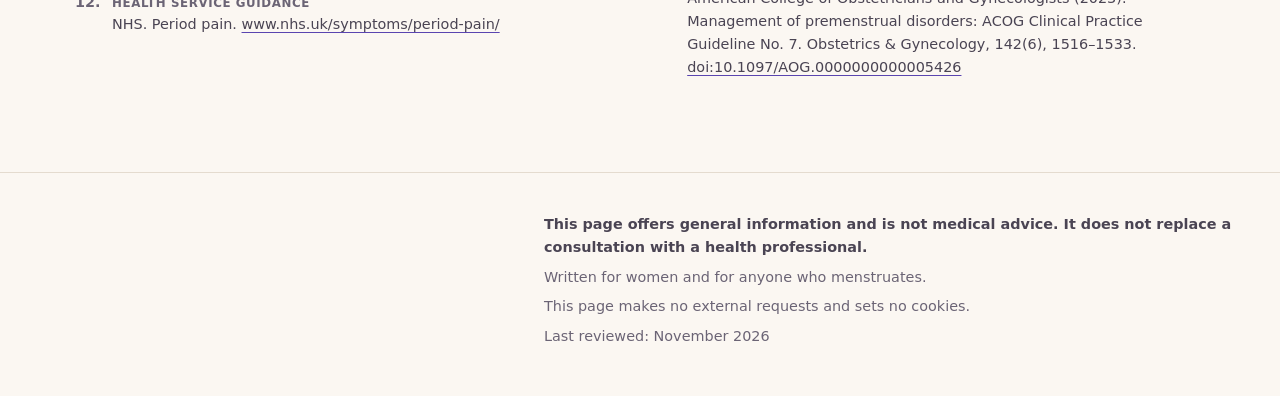
<file: in-phase/index.html>
<!doctype html>
<html lang="en">
<head>
  <meta charset="utf-8">
  <meta name="viewport" content="width=device-width, initial-scale=1">
  <title>In Phase · Understand your cycle, phase by phase</title>
  <meta name="description" content="A plain-language guide to the menstrual cycle in English and Spanish: what your hormones are doing, how mood can change, and what the evidence says about nutrition, exercise and productivity in each phase.">
  <meta name="color-scheme" content="light dark">
  <meta name="theme-color" content="#fbf7f2" media="(prefers-color-scheme: light)">
  <meta name="theme-color" content="#17141c" media="(prefers-color-scheme: dark)">
  <meta name="referrer" content="no-referrer">
  <!-- Everything is served from this folder: no analytics, fonts or scripts from other sites. -->
  <meta http-equiv="Content-Security-Policy" content="default-src 'none'; script-src 'self'; style-src 'self'; img-src 'self' data:; base-uri 'self'; form-action 'none'">
  <meta property="og:type" content="website">
  <meta property="og:title" content="In Phase · Understand your cycle, phase by phase">
  <meta property="og:description" content="An evidence-labelled guide to mood, nutrition, exercise and productivity across the menstrual cycle. English and Spanish.">
  <link rel="alternate" hreflang="en" href="?lang=en">
  <link rel="alternate" hreflang="es" href="?lang=es">
  <link rel="icon" href="assets/img/favicon.svg" type="image/svg+xml">
  <link rel="stylesheet" href="assets/css/styles.css">
</head>
<body>
  <a class="skip-link" href="#main" data-i18n="skip">Skip to content</a>

  <header class="site-header">
    <div class="container header-inner">
      <a class="brand" href="#top">
        <svg class="brand-mark" viewBox="0 0 32 32" width="28" height="28" aria-hidden="true" focusable="false">
          <path class="mark-menstrual" d="M17.59 4.61A11.5 11.5 0 0 1 25.57 9.62"/>
          <path class="mark-follicular" d="M26.95 12.50A11.5 11.5 0 0 1 22.38 25.57"/>
          <path class="mark-ovulatory" d="M19.50 26.95A11.5 11.5 0 0 1 15.02 27.46"/>
          <path class="mark-luteal" d="M11.91 26.75A11.5 11.5 0 0 1 14.41 4.61"/>
        </svg>
        <span data-i18n="site.name">In Phase</span>
      </a>
      <nav class="site-nav" aria-label="Sections" data-i18n-attr="aria-label:nav.label">
        <a href="#tool" data-i18n="nav.today">Your cycle today</a>
        <a href="#hormones" data-i18n="nav.hormones">Hormones</a>
        <a href="#phases" data-i18n="nav.phases">Phases</a>
        <a href="#help" data-i18n="nav.help">When to get help</a>
        <a href="#sources" data-i18n="nav.sources">Sources</a>
      </nav>
      <div class="lang-switch" role="group" aria-label="Language" data-i18n-attr="aria-label:lang.label">
        <button type="button" class="lang-btn" data-lang="en" lang="en" aria-pressed="true">English</button>
        <button type="button" class="lang-btn" data-lang="es" lang="es" aria-pressed="false">Español</button>
      </div>
    </div>
  </header>

  <main id="main">
    <section class="hero" id="top" aria-labelledby="hero-title">
      <div class="container hero-grid">
        <div class="hero-copy">
          <p class="eyebrow" data-i18n="hero.eyebrow">A plain-language guide with evidence labels</p>
          <h1 id="hero-title" data-i18n="hero.title">Understand your cycle, phase by phase</h1>
          <p class="lead" data-i18n="hero.lead">What your hormones are doing, how that can affect your mood and energy, and what is worth trying for food, movement and work in each phase. Every recommendation says how strong the research behind it is.</p>

          <form class="card tool" id="tool" novalidate aria-labelledby="tool-title">
            <h2 class="tool-title" id="tool-title" data-i18n="tool.title">Where are you today?</h2>
            <div class="field">
              <label for="last-start" data-i18n="tool.lastStart">First day of your last period</label>
              <input type="date" id="last-start" name="lastStart" autocomplete="off" aria-describedby="last-start-error">
              <p class="field-error" id="last-start-error" hidden></p>
            </div>
            <div class="field-row">
              <div class="field">
                <label for="cycle-length" data-i18n="tool.cycleLength">Cycle length (days)</label>
                <input type="number" id="cycle-length" name="cycleLength" inputmode="numeric" min="21" max="35" step="1" value="28" autocomplete="off" aria-describedby="cycle-length-hint cycle-length-error">
                <p class="field-error" id="cycle-length-error" hidden></p>
              </div>
              <div class="field">
                <label for="period-length" data-i18n="tool.periodLength">Days of bleeding</label>
                <input type="number" id="period-length" name="periodLength" inputmode="numeric" min="2" max="8" step="1" value="5" autocomplete="off" aria-describedby="period-length-error">
                <p class="field-error" id="period-length-error" hidden></p>
              </div>
            </div>
            <p class="hint" id="cycle-length-hint" data-i18n="tool.cycleHint">From the first day of one period to the day before the next. Not sure? Use 28.</p>
            <label class="check" for="remember">
              <input type="checkbox" id="remember" name="remember">
              <span data-i18n="tool.remember">Remember this on this device</span>
            </label>
            <div class="actions">
              <button type="submit" class="btn btn-primary" data-i18n="tool.submit">Show my phase</button>
              <button type="button" class="btn btn-quiet" id="forget" hidden data-i18n="tool.forget">Forget my data</button>
            </div>
            <p class="privacy">
              <svg viewBox="0 0 24 24" width="16" height="16" aria-hidden="true" focusable="false"><path d="M7 11V8a5 5 0 0 1 10 0v3"/><rect x="5" y="11" width="14" height="9" rx="2"/></svg>
              <span data-i18n="tool.privacy">Your dates never leave this browser. No account, no tracking, no cookies.</span>
            </p>
          </form>
        </div>

        <div class="hero-result">
          <div class="card result" id="result">
            <p class="result-kicker" id="result-kicker"></p>
            <div class="wheel" id="wheel"></div>
            <ul class="legend" id="wheel-legend"></ul>
            <div class="today" id="today-panel"></div>
            <p class="note" id="tool-note"></p>
          </div>
          <p class="visually-hidden" id="result-status" role="status" aria-live="polite"></p>
        </div>
      </div>
    </section>

    <section class="section" id="hormones" aria-labelledby="hormones-title">
      <div class="container split">
        <div class="split-copy">
          <h2 id="hormones-title" data-i18n="hormones.title">What your hormones are doing</h2>
          <div class="prose" id="hormones-prose"></div>
        </div>
        <figure class="card chart-card">
          <ul class="chart-legend" id="chart-legend"></ul>
          <div class="chart" id="hormone-chart" tabindex="0" role="img"></div>
          <div class="explorer">
            <div class="explorer-head">
              <label for="day-slider" class="explorer-title" data-i18n="explore.title">Explore a day</label>
              <button type="button" class="btn btn-quiet btn-play" id="explore-play" aria-pressed="false" aria-controls="explorer-card"></button>
            </div>
            <input type="range" class="day-slider" id="day-slider" min="1" max="28" step="1" value="14" aria-describedby="explore-hint" data-i18n-attr="aria-label:explore.slider">
            <p class="hint" id="explore-hint" data-i18n="explore.hint">Drag the slider, or press play to watch the cycle unfold.</p>
            <div class="explorer-card" id="explorer-card"></div>
          </div>
          <figcaption data-i18n="chart.caption">Illustrative sketch of relative hormone levels. It is not to scale and is not a measurement of your own hormones.</figcaption>
          <details class="chart-table">
            <summary data-i18n="chart.tableSummary">Show this chart as a table</summary>
            <div class="table-scroll" id="hormone-table"></div>
          </details>
        </figure>
      </div>
    </section>

    <section class="section section-tinted" id="evidence" aria-labelledby="evidence-title">
      <div class="container">
        <div class="section-head">
          <h2 id="evidence-title" data-i18n="evidence.title">The short version</h2>
          <p class="section-intro" data-i18n="evidence.intro">Much online advice about “syncing” food, training and work with your cycle goes further than the research does. This is what studies support so far.</p>
        </div>
        <div class="findings" id="findings"></div>
        <div class="key" aria-labelledby="key-title">
          <div class="key-head">
            <h3 id="key-title" data-i18n="key.title">How to read the labels</h3>
            <p data-i18n="key.intro">Each recommendation below carries one of three labels.</p>
          </div>
          <dl class="key-list" id="evidence-key"></dl>
        </div>
      </div>
    </section>

    <section class="section" id="phases" aria-labelledby="phases-title">
      <div class="container">
        <div class="section-head">
          <h2 id="phases-title" data-i18n="phases.title">The four phases</h2>
          <p class="section-intro" id="phases-intro"></p>
        </div>
        <nav class="phase-nav" id="phase-nav" aria-label="Jump to a phase" data-i18n-attr="aria-label:phases.nav"></nav>
        <div class="phase-list" id="phase-list"></div>
        <div class="phase-others" id="phase-others" hidden></div>
        <div id="phase-dialogs"></div>
      </div>
    </section>

    <section class="section section-tinted" id="basics" aria-labelledby="basics-title">
      <div class="container">
        <div class="section-head">
          <h2 id="basics-title" data-i18n="basics.title">The basics, whatever the phase</h2>
          <p class="section-intro" data-i18n="basics.intro">These have stronger evidence behind them than any phase-specific tip, so put them in place first.</p>
        </div>
        <div class="basics" id="basics-list"></div>
      </div>
    </section>

    <section class="section" id="fit" aria-labelledby="fit-title">
      <div class="container">
        <div class="section-head">
          <h2 id="fit-title" data-i18n="fit.title">If this guide does not fit you</h2>
          <p class="section-intro" data-i18n="fit.intro">The four phases describe a natural cycle of 21 to 35 days. They are a poor fit in these situations.</p>
        </div>
        <div class="fit" id="fit-list"></div>
      </div>
    </section>

    <section class="section section-tinted" id="help" aria-labelledby="help-title">
      <div class="container help-grid">
        <div>
          <div class="section-head">
            <h2 id="help-title" data-i18n="help.title">When to talk to a health professional</h2>
            <p class="section-intro" data-i18n="help.intro">Painful, heavy or distressing periods are common, but that does not mean you have to put up with them. Book an appointment if any of these apply.</p>
          </div>
          <ul class="help-list" id="help-list"></ul>
          <p class="help-treatments" id="help-treatments"></p>
        </div>
        <aside class="urgent" aria-labelledby="urgent-title">
          <h3 id="urgent-title"><span class="urgent-icon" id="urgent-icon"></span><span data-i18n="help.urgentTitle">Get help now</span></h3>
          <p id="help-urgent"></p>
        </aside>
      </div>
    </section>

    <section class="section" id="sources" aria-labelledby="sources-title">
      <div class="container">
        <div class="section-head">
          <h2 id="sources-title" data-i18n="sources.title">Sources</h2>
          <p class="section-intro" data-i18n="sources.intro">Sources were last checked in November 2026. Research on the menstrual cycle is still thin in places; where studies disagree or are weak, this guide says so.</p>
        </div>
        <ol class="source-list" id="source-list"></ol>
      </div>
    </section>
  </main>

  <footer class="site-footer">
    <div class="container footer-inner">
      <p class="footer-strong" data-i18n="footer.disclaimer">This page offers general information and is not medical advice. It does not replace a consultation with a health professional.</p>
      <p data-i18n="footer.inclusive">Written for women and for anyone who menstruates.</p>
      <p data-i18n="footer.privacy">This page makes no external requests and sets no cookies.</p>
      <p data-i18n="footer.reviewed">Last reviewed: November 2026</p>
    </div>
  </footer>

  <noscript>
    <p class="noscript">
      <span lang="en">This guide needs JavaScript to show the phase calculator, the Spanish version and the detailed recommendations.</span>
      <span lang="es">Esta guía necesita JavaScript para mostrar la calculadora de fases, la versión en español y las recomendaciones detalladas.</span>
    </p>
  </noscript>

  <script src="assets/js/cycle.js" defer></script>
  <script src="assets/js/content.js" defer></script>
  <script src="assets/js/app.js" defer></script>
</body>
</html>
</file>
<file: andean-crops/assets/css/styles.css>
/* Andean Crops Nutrient Composition Explorer
   Colour contrast: text colours meet WCAG 2.2 AA (4.5:1) on their backgrounds. */

:root {
  color-scheme: light;

  --c-forest-900: #16241d;
  --c-forest-700: #2b4c3f;
  --c-terracotta: #a45a2a;
  --c-terracotta-700: #87461d;
  --c-gold: #c08a3e;
  --c-cream: #faf8f5;
  --c-surface: #ffffff;
  --c-surface-alt: #f3efea;
  --c-border: #dcd6cd;
  --c-border-strong: #b3aaa0;
  --c-ink: #1c2621;
  --c-ink-muted: #4f5b55;
  --c-on-dark: #ffffff;
  --c-on-dark-muted: #cad5ce;
  --c-focus: #0b5fd6;

  --c-positive-bg: #e3efe7;
  --c-positive-ink: #1b5834;
  --c-caution-bg: #fbefd9;
  --c-caution-ink: #6f4405;
  --c-danger-bg: #f9e3e0;
  --c-danger-ink: #8a2416;

  --font-serif: Georgia, "Times New Roman", Times, serif;
  --font-sans: system-ui, -apple-system, "Segoe UI", Roboto, "Helvetica Neue", Arial, sans-serif;
  --font-mono: ui-monospace, SFMono-Regular, "SF Mono", Menlo, Consolas, monospace;

  --radius-sm: 4px;
  --radius-md: 8px;
  --radius-lg: 12px;
  --shadow-sm: 0 1px 3px rgba(0, 0, 0, 0.08);
  --shadow-md: 0 4px 12px rgba(22, 36, 29, 0.08);
}

*,
*::before,
*::after {
  box-sizing: border-box;
}

body {
  margin: 0;
  font-family: var(--font-sans);
  font-size: 1rem;
  line-height: 1.5;
  color: var(--c-ink);
  background-color: var(--c-cream);
  -webkit-font-smoothing: antialiased;
}

h1,
h2,
h3,
p,
dl,
dd,
ul,
ol,
figure {
  margin: 0;
}

a {
  color: var(--c-forest-700);
  text-underline-offset: 2px;
}

a:hover {
  color: var(--c-terracotta-700);
}

:focus-visible {
  outline: 3px solid var(--c-focus);
  outline-offset: 2px;
}

.container {
  width: 100%;
  max-width: 1200px;
  margin-inline: auto;
  padding-inline: 1.5rem;
}

.visually-hidden {
  position: absolute;
  width: 1px;
  height: 1px;
  margin: -1px;
  padding: 0;
  overflow: hidden;
  clip: rect(0 0 0 0);
  white-space: nowrap;
  border: 0;
}

.skip-link {
  position: absolute;
  top: 0.5rem;
  left: 0.5rem;
  z-index: 10;
  padding: 0.5rem 0.75rem;
  background: var(--c-surface);
  color: var(--c-ink);
  border-radius: var(--radius-sm);
  transform: translateY(-200%);
}

.skip-link:focus {
  transform: none;
}

/* Header */

.site-header {
  background-color: var(--c-forest-900);
  color: var(--c-on-dark);
  padding: 2.75rem 0 3.5rem;
  border-bottom: 4px solid var(--c-terracotta);
}

.site-header__inner {
  display: grid;
  grid-template-columns: minmax(0, 1fr) minmax(0, 400px);
  align-items: end;
  gap: 2rem 3rem;
}

.site-header__text {
  max-width: 640px;
}

.eyebrow {
  font-size: 0.75rem;
  font-weight: 700;
  letter-spacing: 0.12em;
  text-transform: uppercase;
  color: var(--c-gold);
  margin-bottom: 0.5rem;
}

.site-header h1 {
  font-family: var(--font-serif);
  font-size: clamp(1.75rem, 4vw, 2.5rem);
  line-height: 1.15;
  letter-spacing: -0.01em;
}

.lede {
  margin-top: 0.75rem;
  color: var(--c-on-dark-muted);
  font-size: 0.98rem;
}

.summary {
  display: grid;
  grid-template-columns: repeat(2, minmax(0, 1fr));
  gap: 0.75rem;
}

.summary__item {
  display: flex;
  flex-direction: column-reverse;
  padding: 0.7rem 1rem;
  background-color: rgba(255, 255, 255, 0.06);
  border: 1px solid rgba(255, 255, 255, 0.16);
  border-radius: var(--radius-md);
}

.summary__item dd {
  font-family: var(--font-mono);
  font-size: 1.4rem;
  font-weight: 700;
  line-height: 1.2;
  color: var(--c-gold);
}

.summary__item dt {
  font-size: 0.72rem;
  letter-spacing: 0.06em;
  text-transform: uppercase;
  color: var(--c-on-dark-muted);
}

/* Controls */

main {
  padding-bottom: 4rem;
}

.controls {
  display: grid;
  grid-template-columns: minmax(0, 2fr) minmax(0, 1fr) minmax(0, 1fr);
  gap: 1rem 1.25rem;
  align-items: end;
  margin-top: -1.75rem;
  padding: 1.25rem 1.5rem;
  background-color: var(--c-surface);
  border: 1px solid var(--c-border);
  border-radius: var(--radius-lg);
  box-shadow: var(--shadow-md);
}

.field {
  display: flex;
  flex-direction: column;
  gap: 0.35rem;
  min-width: 0;
  margin: 0;
  padding: 0;
  border: 0;
}

.field > label,
.field > legend {
  padding: 0;
  font-size: 0.75rem;
  font-weight: 700;
  letter-spacing: 0.06em;
  text-transform: uppercase;
  color: var(--c-ink-muted);
}

.field > legend {
  margin-bottom: 0.35rem;
}

.field input[type="search"],
.field select {
  width: 100%;
  font: inherit;
  font-size: 0.92rem;
  padding: 0.6rem 0.8rem;
  color: var(--c-ink);
  background-color: var(--c-surface);
  border: 1px solid var(--c-border-strong);
  border-radius: var(--radius-sm);
}

.field input[type="search"]:focus-visible,
.field select:focus-visible {
  outline: 3px solid var(--c-focus);
  outline-offset: 1px;
  border-color: var(--c-forest-900);
}

.field--inline {
  flex-direction: row;
  align-items: center;
  gap: 0.5rem;
  font-size: 0.88rem;
}

.field--inline input {
  width: 1.05rem;
  height: 1.05rem;
  margin: 0;
  accent-color: var(--c-forest-700);
}

.field--actions {
  align-items: flex-start;
}

.segmented {
  display: inline-flex;
  flex-wrap: wrap;
  align-self: flex-start;
  border: 1px solid var(--c-border-strong);
  border-radius: var(--radius-sm);
  overflow: hidden;
  background-color: var(--c-surface);
}

.segmented__option {
  position: relative;
  display: flex;
}

.segmented__option input {
  position: absolute;
  inset: 0;
  opacity: 0;
  margin: 0;
  cursor: pointer;
}

.segmented__option label {
  padding: 0.55rem 0.85rem;
  font-size: 0.86rem;
  border-left: 1px solid var(--c-border);
  cursor: pointer;
  user-select: none;
}

.segmented__option:first-child label {
  border-left: 0;
}

.segmented__option input:checked + label {
  background-color: var(--c-forest-700);
  color: var(--c-on-dark);
}

.segmented__option input:focus-visible + label {
  outline: 3px solid var(--c-focus);
  outline-offset: -3px;
}

.button {
  font: inherit;
  font-size: 0.88rem;
  font-weight: 600;
  padding: 0.55rem 1rem;
  color: var(--c-on-dark);
  background-color: var(--c-forest-700);
  border: 1px solid var(--c-forest-700);
  border-radius: var(--radius-sm);
  cursor: pointer;
}

.button:hover {
  background-color: var(--c-forest-900);
}

.button--quiet {
  color: var(--c-forest-700);
  background-color: transparent;
  border-color: var(--c-border-strong);
}

.button--quiet:hover {
  background-color: var(--c-surface-alt);
}

/* Notices and status */

.notice {
  margin-top: 1.25rem;
  padding: 0.75rem 1rem;
  font-size: 0.9rem;
  background-color: #fff7e8;
  border-left: 4px solid var(--c-gold);
  border-radius: var(--radius-sm);
}

.results-status {
  margin: 1.25rem 0 1rem;
  font-size: 0.88rem;
  color: var(--c-ink-muted);
}

.results-status--error {
  padding: 0.75rem 1rem;
  color: var(--c-danger-ink);
  background-color: var(--c-danger-bg);
  border-radius: var(--radius-sm);
}

.results:focus {
  outline: none;
}

/* Cards */

.card-grid {
  display: grid;
  grid-template-columns: repeat(auto-fill, minmax(min(100%, 340px), 1fr));
  gap: 1.5rem;
}

.crop-card {
  display: flex;
  flex-direction: column;
  gap: 1rem;
  padding: 1.4rem 1.5rem;
  background-color: var(--c-surface);
  border: 1px solid var(--c-border);
  border-radius: var(--radius-md);
  box-shadow: var(--shadow-sm);
}

.crop-card__header {
  padding-bottom: 0.85rem;
  border-bottom: 1px solid var(--c-border);
}

.crop-card__tags {
  display: flex;
  flex-wrap: wrap;
  justify-content: space-between;
  gap: 0.5rem;
  margin-bottom: 0.6rem;
}

.crop-card__name {
  font-family: var(--font-serif);
  font-size: 1.4rem;
  line-height: 1.2;
  color: var(--c-forest-900);
}

.crop-card__alt {
  font-size: 0.85rem;
  color: var(--c-ink-muted);
}

.crop-card__taxon {
  display: flex;
  flex-wrap: wrap;
  gap: 0.25rem 0.75rem;
  margin-top: 0.3rem;
  font-size: 0.86rem;
}

.family {
  font-size: 0.74rem;
  font-weight: 600;
  letter-spacing: 0.05em;
  text-transform: uppercase;
  color: var(--c-ink-muted);
  align-self: center;
}

.crop-card__food {
  margin-top: 0.5rem;
  font-size: 0.84rem;
  color: var(--c-ink-muted);
}

.tag,
.status,
.condition {
  display: inline-block;
  font-size: 0.68rem;
  font-weight: 700;
  letter-spacing: 0.07em;
  text-transform: uppercase;
  padding: 0.18rem 0.5rem;
  border-radius: var(--radius-sm);
}

.status {
  margin: 0;
  letter-spacing: 0.04em;
}

.tag--pseudocereal { background-color: #f8efe3; color: #6b4914; }
.tag--cereal       { background-color: #f7e6eb; color: #771c35; }
.tag--grain_legume { background-color: #e2ece5; color: #1b5834; }
.tag--root_tuber   { background-color: #f0eaf5; color: #4b276e; }
.tag--fruit        { background-color: #fde8de; color: #8a3413; }
.tag--vegetable    { background-color: #e6eef8; color: #1f4a7a; }

.status--positive { background-color: var(--c-positive-bg); color: var(--c-positive-ink); }
.status--caution  { background-color: var(--c-caution-bg); color: var(--c-caution-ink); }

.condition {
  padding: 0.1rem 0.4rem;
  color: var(--c-ink);
  background-color: var(--c-surface-alt);
  border: 1px solid var(--c-border);
}

.flags {
  display: grid;
  gap: 0.5rem;
  padding: 0;
  list-style: none;
}

.flag {
  padding: 0.6rem 0.8rem;
  font-size: 0.82rem;
  color: var(--c-caution-ink);
  background-color: var(--c-caution-bg);
  border-left: 3px solid var(--c-gold);
  border-radius: var(--radius-sm);
}

.metrics {
  display: grid;
  grid-template-columns: repeat(3, minmax(0, 1fr));
  gap: 0.5rem;
  padding: 0.75rem;
  text-align: center;
  background-color: var(--c-surface-alt);
  border-radius: var(--radius-sm);
}

.metric {
  display: flex;
  flex-direction: column;
  gap: 0.15rem;
}

.metric dt {
  font-size: 0.66rem;
  font-weight: 700;
  letter-spacing: 0.04em;
  text-transform: uppercase;
  color: var(--c-ink-muted);
}

.metric dd {
  font-family: var(--font-mono);
  font-size: 1rem;
  font-weight: 700;
  color: var(--c-forest-900);
}

.metric .unit {
  display: block;
  font-family: var(--font-sans);
  font-size: 0.68rem;
  font-weight: 400;
  color: var(--c-ink-muted);
}

.detail-list {
  font-size: 0.85rem;
}

.detail-list > div {
  display: flex;
  justify-content: space-between;
  gap: 1rem;
  padding: 0.25rem 0;
  border-bottom: 1px dashed var(--c-border);
}

.detail-list dt {
  color: var(--c-ink-muted);
}

.detail-list dd {
  font-family: var(--font-mono);
  text-align: right;
  white-space: nowrap;
}

.value data {
  font-variant-numeric: tabular-nums;
}

.value--unverified data {
  text-decoration: underline dotted var(--c-border-strong);
  text-underline-offset: 3px;
}

.value--missing {
  color: var(--c-ink-muted);
}

.unit {
  font-size: 0.85em;
  color: var(--c-ink-muted);
}

/* Photos */

.crop-card__media {
  margin: -1.4rem -1.5rem 0;
}

.crop-card__media img {
  display: block;
  width: 100%;
  height: auto;
  aspect-ratio: 4 / 3;
  object-fit: cover;
  background-color: var(--c-surface-alt);
  border-radius: var(--radius-md) var(--radius-md) 0 0;
}

.crop-card__media figcaption {
  padding: 0.35rem 1.5rem 0;
  font-size: 0.68rem;
  line-height: 1.4;
  color: var(--c-ink-muted);
  overflow-wrap: anywhere;
}

.crop-card__media figcaption a {
  color: inherit;
}

.table-thumb {
  display: block;
  width: 56px;
  height: 42px;
  margin-bottom: 0.3rem;
  object-fit: cover;
  border-radius: var(--radius-sm);
  background-color: var(--c-surface-alt);
}

/* Pending composition */

.pending {
  padding: 0.85rem 1rem;
  font-size: 0.84rem;
  color: var(--c-ink-muted);
  background-color: var(--c-surface-alt);
  border: 1px dashed var(--c-border-strong);
  border-radius: var(--radius-sm);
}

.pending__title {
  margin-bottom: 0.25rem;
  font-weight: 700;
  color: var(--c-ink);
}

.status--neutral { background-color: var(--c-surface-alt); color: var(--c-ink); border: 1px solid var(--c-border); }

/* Notes and citations */

.notes__heading {
  margin-top: 0.75rem;
  font-size: 0.72rem;
  font-weight: 700;
  letter-spacing: 0.05em;
  text-transform: uppercase;
  color: var(--c-terracotta-700);
}

.notes__heading:first-child {
  margin-top: 0;
}

.notes__list {
  margin-top: 0.3rem;
  padding-left: 1.1rem;
  font-size: 0.83rem;
  line-height: 1.5;
}

.notes__list li + li {
  margin-top: 0.35rem;
}

.citation-group {
  white-space: normal;
}

.citation {
  color: var(--c-forest-700);
}

.citation-needed,
.note-flag {
  display: inline-block;
  font-size: 0.72rem;
  font-weight: 600;
  padding: 0 0.35rem;
  border-radius: var(--radius-sm);
  color: var(--c-caution-ink);
  background-color: var(--c-caution-bg);
}

/* Provenance */

.provenance {
  margin-top: auto;
  padding-top: 0.75rem;
  font-size: 0.82rem;
  border-top: 1px solid var(--c-border);
}

.provenance summary {
  font-weight: 600;
  color: var(--c-forest-700);
  cursor: pointer;
}

.provenance__list {
  display: grid;
  gap: 0.4rem;
  margin-top: 0.6rem;
}

.provenance__list dt {
  font-weight: 700;
}

.provenance__heading {
  margin-top: 0.8rem;
  font-size: 0.82rem;
}

.checks {
  display: grid;
  gap: 0.35rem;
  margin-top: 0.35rem;
  padding: 0;
  list-style: none;
}

.check {
  display: grid;
  grid-template-columns: 4.5rem 1fr;
  gap: 0 0.5rem;
}

.check__status {
  grid-row: span 2;
  align-self: start;
  text-align: center;
  font-size: 0.68rem;
  font-weight: 700;
  text-transform: uppercase;
  padding: 0.1rem 0.3rem;
  border-radius: var(--radius-sm);
  background-color: var(--c-surface-alt);
}

.check--pass .check__status { background-color: var(--c-positive-bg); color: var(--c-positive-ink); }
.check--warn .check__status { background-color: var(--c-caution-bg); color: var(--c-caution-ink); }
.check--fail .check__status { background-color: var(--c-danger-bg); color: var(--c-danger-ink); }

.check__label {
  font-weight: 600;
}

.check__detail {
  color: var(--c-ink-muted);
}

/* Table view */

.table-wrap {
  /* position: relative keeps absolutely positioned descendants (visually
     hidden text) inside the scroll container instead of widening the page. */
  position: relative;
  overflow-x: auto;
  background-color: var(--c-surface);
  border: 1px solid var(--c-border);
  border-radius: var(--radius-md);
  box-shadow: var(--shadow-sm);
}

.data-table {
  width: 100%;
  border-collapse: collapse;
  font-size: 0.85rem;
}

.data-table caption {
  padding: 0.75rem 1rem;
  text-align: left;
  font-size: 0.85rem;
  color: var(--c-ink-muted);
}

.data-table th,
.data-table td {
  padding: 0.55rem 0.75rem;
  text-align: left;
  vertical-align: top;
  border-top: 1px solid var(--c-border);
}

.data-table thead th {
  font-size: 0.72rem;
  font-weight: 700;
  letter-spacing: 0.03em;
  text-transform: uppercase;
  color: var(--c-ink-muted);
  background-color: var(--c-surface-alt);
  vertical-align: bottom;
}

.data-table thead .num {
  white-space: normal;
  min-width: 5.5rem;
}

.data-table thead .unit {
  display: block;
  font-weight: 400;
  text-transform: none;
  letter-spacing: 0;
}

.data-table th[aria-sort] {
  color: var(--c-forest-900);
  box-shadow: inset 0 -3px 0 var(--c-terracotta);
}

.data-table .num {
  text-align: right;
  font-family: var(--font-mono);
  white-space: nowrap;
}

.data-table tbody th {
  position: sticky;
  left: 0;
  background-color: var(--c-surface);
}

.table-name {
  display: block;
  font-weight: 700;
}

.table-taxon {
  display: block;
  font-size: 0.78rem;
  font-weight: 400;
  color: var(--c-ink-muted);
}

/* Empty state */

.empty-state {
  display: grid;
  justify-items: center;
  gap: 0.6rem;
  padding: 3.5rem 1rem;
  text-align: center;
  background-color: var(--c-surface);
  border: 1px dashed var(--c-border-strong);
  border-radius: var(--radius-md);
}

.empty-state h2 {
  font-family: var(--font-serif);
  font-size: 1.3rem;
}

/* Methods and references */

.prose {
  max-width: 78ch;
  margin-top: 3rem;
  font-size: 0.92rem;
}

.prose h2 {
  margin-bottom: 0.75rem;
  font-family: var(--font-serif);
  font-size: 1.4rem;
  color: var(--c-forest-900);
}

.prose h3 {
  margin: 1.25rem 0 0.5rem;
  font-size: 1rem;
}

.prose p + ul,
.methods-list {
  margin-top: 0.75rem;
}

.methods-list {
  padding-left: 1.2rem;
}

.methods-list li + li {
  margin-top: 0.5rem;
}

.definition-list > div {
  display: grid;
  grid-template-columns: 9rem 1fr;
  gap: 1rem;
  padding: 0.35rem 0;
  border-bottom: 1px solid var(--c-border);
}

.definition-list dt {
  font-weight: 700;
}

.reference-list {
  padding-left: 0;
  list-style: none;
}

.reference-list li {
  padding-left: 1.5rem;
  text-indent: -1.5rem;
  overflow-wrap: anywhere;
}

.reference-list li + li {
  margin-top: 0.5rem;
}

.reference-list li:target {
  background-color: #fff7e8;
  outline: 2px solid var(--c-gold);
  outline-offset: 2px;
}

/* Footer */

.site-footer {
  padding: 2rem 0 2.5rem;
  font-size: 0.82rem;
  color: var(--c-ink-muted);
  border-top: 1px solid var(--c-border);
}

.site-footer p + p {
  margin-top: 0.5rem;
}

/* Responsive */

@media (max-width: 860px) {
  .controls {
    grid-template-columns: minmax(0, 1fr);
  }

  .site-header__inner {
    grid-template-columns: minmax(0, 1fr);
  }
}

@media (max-width: 480px) {
  .container {
    padding-inline: 1rem;
  }

  .metrics {
    grid-template-columns: repeat(3, minmax(0, 1fr));
    padding: 0.6rem 0.4rem;
  }

  .definition-list > div {
    grid-template-columns: 1fr;
    gap: 0.15rem;
  }
}

@media print {
  .controls,
  .skip-link,
  .notice {
    display: none;
  }

  body {
    background: #fff;
  }

  .site-header {
    color: #000;
    background: none;
    padding: 1rem 0;
  }

  .crop-card {
    break-inside: avoid;
    box-shadow: none;
  }
}
</file>
<file: in-phase/assets/css/styles.css>
/* In Phase / En fase
   One stylesheet, no build step. Colours are tokens on :root with a dark set
   under prefers-color-scheme. Phase and chart colours were checked for
   colour-blind separation and contrast in both themes (see README). */

:root {
  color-scheme: light;

  --bg: #fbf7f2;
  --bg-tint: #f4ede4;
  --surface: #ffffff;
  --ink: #1f1b24;
  --ink-2: #4a4453;
  --ink-3: #6b6475;
  --line: #e4dbcf;
  --line-strong: #c9bdad;

  --menstrual: #a8322b;
  --follicular: #23997f;
  --ovulatory: #b9820f;
  --luteal: #6b57c9;
  --oestrogen: #c8387f;
  --progesterone: #1787b3;

  --accent: #5a45b0;
  --btn-bg: #1f1b24;
  --btn-ink: #ffffff;
  --danger-ink: #9a2b25;
  --urgent-bg: #fbe9e6;
  --urgent-line: #a8322b;

  --shadow: 0 1px 2px rgba(31, 27, 36, 0.05), 0 12px 32px rgba(31, 27, 36, 0.07);
  --radius: 18px;
  --radius-sm: 12px;

  --font-sans: system-ui, -apple-system, "Segoe UI", Roboto, "Helvetica Neue", Arial, sans-serif;
  --font-serif: "Iowan Old Style", "Palatino Linotype", Palatino, "Book Antiqua", Georgia, serif;
}

@media (prefers-color-scheme: dark) {
  :root {
    color-scheme: dark;

    --bg: #17141c;
    --bg-tint: #1c1822;
    --surface: #201c27;
    --ink: #f1ecf5;
    --ink-2: #cbc3d4;
    --ink-3: #a199ac;
    --line: #352f3f;
    --line-strong: #4b4458;

    --menstrual: #c4544a;
    --follicular: #3aab8c;
    --ovulatory: #bd861f;
    --luteal: #8d80e8;
    --oestrogen: #d9558f;
    --progesterone: #2f9fca;

    --accent: #b3a7f2;
    --btn-bg: #f1ecf5;
    --btn-ink: #17141c;
    --danger-ink: #f2a097;
    --urgent-bg: #33201f;
    --urgent-line: #c4544a;

    --shadow: 0 1px 2px rgba(0, 0, 0, 0.3), 0 12px 32px rgba(0, 0, 0, 0.28);
  }
}

[data-phase="menstrual"] { --phase: var(--menstrual); }
[data-phase="follicular"] { --phase: var(--follicular); }
[data-phase="ovulatory"] { --phase: var(--ovulatory); }
[data-phase="luteal"] { --phase: var(--luteal); }

/* ---------- Base ---------- */

*,
*::before,
*::after {
  box-sizing: border-box;
}

html {
  -webkit-text-size-adjust: 100%;
  text-size-adjust: 100%;
  scroll-padding-top: 5rem;
}

@media (prefers-reduced-motion: no-preference) {
  html {
    scroll-behavior: smooth;
  }
}

body {
  margin: 0;
  font-family: var(--font-sans);
  font-size: 1.0625rem;
  line-height: 1.6;
  color: var(--ink);
  background: var(--bg);
  overflow-wrap: break-word;
}

h1,
h2,
h3,
h4,
p,
ul,
ol,
dl,
dd,
figure {
  margin: 0;
}

h1,
h2,
h3 {
  font-family: var(--font-serif);
  font-weight: 600;
  line-height: 1.15;
  letter-spacing: -0.01em;
  text-wrap: balance;
}

h1 {
  font-size: clamp(2.25rem, 5.4vw, 3.5rem);
}

h2 {
  font-size: clamp(1.7rem, 3.4vw, 2.3rem);
}

h3 {
  font-size: 1.3rem;
}

p {
  text-wrap: pretty;
}

a {
  color: inherit;
  text-decoration-color: var(--accent);
  text-decoration-thickness: 0.09em;
  text-underline-offset: 0.18em;
}

a:hover {
  color: var(--accent);
}

:focus-visible {
  outline: 3px solid var(--accent);
  outline-offset: 2px;
  border-radius: 4px;
}

svg {
  display: block;
}

.container {
  width: min(1120px, 100% - 2rem);
  margin-inline: auto;
}

.visually-hidden {
  position: absolute;
  width: 1px;
  height: 1px;
  margin: -1px;
  padding: 0;
  overflow: hidden;
  clip: rect(0 0 0 0);
  clip-path: inset(50%);
  white-space: nowrap;
  border: 0;
}

.skip-link {
  position: absolute;
  left: 1rem;
  top: -4rem;
  z-index: 100;
  padding: 0.6rem 1rem;
  background: var(--btn-bg);
  color: var(--btn-ink);
  border-radius: 999px;
  font-weight: 600;
  text-decoration: none;
}

.skip-link:focus {
  top: 0.75rem;
  color: var(--btn-ink);
}

.card {
  background: var(--surface);
  border: 1px solid var(--line);
  border-radius: var(--radius);
  box-shadow: var(--shadow);
  padding: clamp(1.1rem, 3vw, 1.75rem);
}

/* ---------- Header ---------- */

.site-header {
  position: sticky;
  top: 0;
  z-index: 50;
  background: var(--bg);
  background: color-mix(in srgb, var(--bg) 88%, transparent);
  -webkit-backdrop-filter: blur(12px);
  backdrop-filter: blur(12px);
  border-bottom: 1px solid var(--line);
}

.header-inner {
  display: flex;
  align-items: center;
  gap: 1.5rem;
  min-height: 3.75rem;
}

.brand {
  display: inline-flex;
  align-items: center;
  gap: 0.55rem;
  font-family: var(--font-serif);
  font-size: 1.25rem;
  font-weight: 600;
  text-decoration: none;
  white-space: nowrap;
}

.brand:hover {
  color: inherit;
}

.brand-mark path {
  fill: none;
  stroke-width: 4.5;
}

.mark-menstrual { stroke: var(--menstrual); }
.mark-follicular { stroke: var(--follicular); }
.mark-ovulatory { stroke: var(--ovulatory); }
.mark-luteal { stroke: var(--luteal); }

.site-nav {
  display: none;
  gap: 1.4rem;
  margin-left: auto;
  font-size: 0.95rem;
}

.site-nav a {
  color: var(--ink-2);
  text-decoration: none;
  padding-block: 0.4rem;
}

.site-nav a:hover {
  color: var(--ink);
  text-decoration: underline;
}

.lang-switch {
  display: inline-flex;
  margin-left: auto;
  padding: 3px;
  border: 1px solid var(--line-strong);
  border-radius: 999px;
  background: var(--surface);
}

.lang-btn {
  appearance: none;
  border: 0;
  background: transparent;
  color: var(--ink-2);
  font: inherit;
  font-size: 0.9rem;
  font-weight: 600;
  line-height: 1;
  padding: 0.5rem 0.8rem;
  border-radius: 999px;
  cursor: pointer;
}

.lang-btn:hover {
  color: var(--ink);
}

.lang-btn[aria-pressed="true"] {
  background: var(--btn-bg);
  color: var(--btn-ink);
}

@media (min-width: 1000px) {
  .site-nav {
    display: flex;
  }

  .lang-switch {
    margin-left: 0;
  }
}

/* ---------- Hero and calculator ---------- */

.hero {
  padding-block: clamp(2rem, 6vw, 4.5rem) clamp(2.5rem, 6vw, 4.5rem);
  background:
    radial-gradient(60rem 28rem at 92% -8%, color-mix(in srgb, var(--luteal) 13%, transparent), transparent 70%),
    radial-gradient(48rem 26rem at -12% 4%, color-mix(in srgb, var(--ovulatory) 12%, transparent), transparent 70%);
}

.hero-grid {
  display: grid;
  gap: clamp(1.75rem, 4vw, 3.5rem);
  align-items: start;
}

@media (min-width: 940px) {
  .hero-grid {
    grid-template-columns: minmax(0, 1.05fr) minmax(0, 0.95fr);
  }
}

.eyebrow {
  font-size: 0.82rem;
  font-weight: 700;
  letter-spacing: 0.08em;
  text-transform: uppercase;
  color: var(--ink-3);
  margin-bottom: 0.9rem;
}

.lead {
  margin-top: 1.1rem;
  font-size: clamp(1.08rem, 1.6vw, 1.22rem);
  color: var(--ink-2);
  max-width: 36rem;
}

.tool {
  margin-top: 2rem;
  display: grid;
  gap: 1.1rem;
}

.tool-title {
  font-size: 1.45rem;
}

.field {
  display: grid;
  gap: 0.35rem;
  align-content: start;
}

.field-row {
  display: grid;
  grid-template-columns: repeat(2, minmax(0, 1fr));
  gap: 1rem;
}

@media (max-width: 400px) {
  .field-row {
    grid-template-columns: minmax(0, 1fr);
  }
}

label {
  font-size: 0.95rem;
  font-weight: 600;
}

input[type="date"],
input[type="number"] {
  width: 100%;
  min-height: 3rem;
  padding: 0.5rem 0.8rem;
  font: inherit;
  font-size: 1rem;
  color: var(--ink);
  background: var(--surface);
  border: 1px solid var(--line-strong);
  border-radius: 10px;
}

input[aria-invalid="true"] {
  border-color: var(--danger-ink);
  border-width: 2px;
}

.hint,
.privacy {
  font-size: 0.875rem;
  color: var(--ink-3);
}

.hint {
  margin-top: -0.5rem;
}

.field-error {
  font-size: 0.875rem;
  font-weight: 600;
  color: var(--danger-ink);
}

.check {
  display: flex;
  align-items: center;
  gap: 0.6rem;
  font-weight: 500;
  cursor: pointer;
}

.check input {
  width: 1.2rem;
  height: 1.2rem;
  margin: 0;
  accent-color: var(--btn-bg);
  flex: none;
}

.actions {
  display: flex;
  flex-wrap: wrap;
  align-items: center;
  gap: 0.5rem 1.25rem;
}

.btn {
  appearance: none;
  font: inherit;
  font-weight: 600;
  cursor: pointer;
  border-radius: 999px;
  min-height: 3rem;
}

.btn-primary {
  padding: 0.7rem 1.5rem;
  background: var(--btn-bg);
  color: var(--btn-ink);
  border: 1px solid var(--btn-bg);
}

.btn-primary:hover {
  opacity: 0.88;
}

.btn-quiet {
  padding: 0.7rem 0.25rem;
  background: transparent;
  color: var(--ink-2);
  border: 0;
  text-decoration: underline;
  text-decoration-color: var(--line-strong);
  text-underline-offset: 0.2em;
}

.btn-quiet:hover {
  color: var(--ink);
}

.privacy {
  display: flex;
  gap: 0.5rem;
  align-items: flex-start;
}

.privacy svg {
  flex: none;
  margin-top: 0.2rem;
  fill: none;
  stroke: currentColor;
  stroke-width: 1.8;
  stroke-linecap: round;
  stroke-linejoin: round;
}

/* ---------- Result card: wheel, legend, today ---------- */

.result {
  display: grid;
  gap: 1.1rem;
}

.result-kicker {
  font-size: 0.82rem;
  font-weight: 700;
  letter-spacing: 0.07em;
  text-transform: uppercase;
  color: var(--ink-3);
}

.wheel {
  width: min(100%, 19rem);
  margin-inline: auto;
}

.wheel svg {
  width: 100%;
  height: auto;
  overflow: visible;
}

.arc {
  fill: none;
  stroke: var(--phase);
  stroke-width: 26;
  cursor: pointer;
  transition: stroke-width 0.15s ease;
}

.arc:hover {
  stroke-width: 32;
}

.wheel-art {
  pointer-events: none;
}

.wheel-bracket {
  fill: none;
  stroke: var(--ink-3);
  stroke-width: 2.5;
  stroke-linecap: round;
}

.wheel-marker {
  fill: var(--ink);
  stroke: var(--surface);
  stroke-width: 3;
}

.wheel-num {
  font-size: 46px;
  font-weight: 700;
  fill: var(--ink);
}

.wheel-text {
  font-size: 14px;
  fill: var(--ink-3);
}

.wheel-tick {
  font-size: 11px;
  font-variant-numeric: tabular-nums;
  fill: var(--ink-3);
}

.legend {
  list-style: none;
  padding: 0;
  display: grid;
  gap: 0.35rem;
  font-size: 0.92rem;
}

.legend li {
  display: flex;
  align-items: baseline;
  gap: 0.55rem;
}

.legend-name {
  font-weight: 600;
}

a.legend-name {
  color: inherit;
  text-decoration: none;
}

a.legend-name:hover,
a.legend-name:focus-visible {
  text-decoration: underline;
  text-decoration-color: var(--phase);
  text-decoration-thickness: 2px;
  text-underline-offset: 0.2em;
}

.legend-days {
  color: var(--ink-3);
  font-variant-numeric: tabular-nums;
  margin-left: auto;
  white-space: nowrap;
}

.swatch {
  flex: none;
  width: 0.8rem;
  height: 0.8rem;
  border-radius: 3px;
  background: var(--phase);
  transform: translateY(0.08rem);
}

.swatch-line {
  flex: none;
  width: 0.8rem;
  height: 0;
  border-top: 2.5px solid var(--ink-3);
  border-radius: 2px;
  transform: translateY(-0.25rem);
}

.legend .is-current .legend-name::after {
  content: attr(data-today);
  margin-left: 0.5rem;
  padding: 0.05rem 0.45rem;
  font-size: 0.72rem;
  font-weight: 700;
  letter-spacing: 0.03em;
  text-transform: uppercase;
  color: var(--btn-ink);
  background: var(--btn-bg);
  border-radius: 999px;
  vertical-align: 0.08em;
}

.today {
  border-top: 1px solid var(--line);
  padding-top: 1.1rem;
  display: grid;
  gap: 0.75rem;
}

.today-phase {
  display: flex;
  flex-wrap: wrap;
  align-items: center;
  gap: 0.5rem 0.7rem;
}

.today-phase h3 {
  font-size: 1.5rem;
}

.dot {
  flex: none;
  width: 0.85rem;
  height: 0.85rem;
  border-radius: 50%;
  background: var(--phase);
}

.pill {
  font-size: 0.75rem;
  font-weight: 700;
  letter-spacing: 0.04em;
  text-transform: uppercase;
  color: var(--ink-2);
  border: 1px solid var(--line-strong);
  border-radius: 999px;
  padding: 0.1rem 0.55rem;
  white-space: nowrap;
}

.today-meta {
  color: var(--ink-2);
}

.today-meta strong {
  color: var(--ink);
}

.today-projected {
  font-size: 0.9rem;
  color: var(--ink-2);
  padding: 0.6rem 0.8rem;
  border: 1px dashed var(--line-strong);
  border-radius: 10px;
}

.today-title {
  font-family: var(--font-sans);
  font-size: 0.8rem;
  font-weight: 700;
  letter-spacing: 0.07em;
  text-transform: uppercase;
  color: var(--ink-3);
  margin-top: 0.25rem;
}

.today-list {
  display: grid;
  gap: 0.7rem;
}

.today-item dt {
  display: flex;
  align-items: center;
  gap: 0.5rem;
  font-size: 0.82rem;
  font-weight: 700;
  color: var(--ink-3);
}

.today-item dd {
  margin: 0.1rem 0 0 1.85rem;
  font-size: 0.97rem;
}

.icon {
  width: 1.35rem;
  height: 1.35rem;
  fill: none;
  stroke: var(--ink-2);
  stroke-width: 1.7;
  stroke-linecap: round;
  stroke-linejoin: round;
  flex: none;
}

.more-link {
  font-weight: 600;
  justify-self: start;
}

.prompt {
  color: var(--ink-2);
}

.note {
  font-size: 0.875rem;
  color: var(--ink-3);
  border-top: 1px solid var(--line);
  padding-top: 0.9rem;
}

/* ---------- Citations and evidence chips ---------- */

.cite {
  font-size: 0.72em;
  line-height: 0;
  white-space: nowrap;
  margin-left: 0.15em;
  font-variant-numeric: tabular-nums;
}

.cite a {
  color: var(--accent);
  font-weight: 700;
  text-decoration: none;
  padding: 0.3em 0.12em;
}

.cite a:hover {
  text-decoration: underline;
}

.chip {
  display: inline-flex;
  align-items: center;
  gap: 0.45rem;
  font-size: 0.78rem;
  font-weight: 700;
  color: var(--ink-2);
  border: 1px solid var(--line-strong);
  border-radius: 999px;
  padding: 0.12rem 0.6rem 0.12rem 0.5rem;
  white-space: nowrap;
  background: var(--surface);
}

.chip-dots {
  display: inline-flex;
  gap: 3px;
}

.chip-dots i {
  width: 7px;
  height: 7px;
  border-radius: 50%;
  border: 1.5px solid var(--ink-2);
}

.chip-dots i.on {
  background: var(--ink-2);
}

/* ---------- Sections ---------- */

.section {
  padding-block: clamp(3rem, 7vw, 5.5rem);
}

.section-tinted {
  background: var(--bg-tint);
  border-block: 1px solid var(--line);
}

.section-head {
  max-width: 46rem;
  margin-bottom: clamp(1.5rem, 3vw, 2.25rem);
}

.section-intro {
  margin-top: 0.8rem;
  font-size: 1.1rem;
  color: var(--ink-2);
}

/* ---------- Hormones ---------- */

.split {
  display: grid;
  gap: clamp(1.5rem, 4vw, 3.5rem);
  align-items: start;
}

@media (min-width: 940px) {
  .split {
    grid-template-columns: minmax(0, 0.85fr) minmax(0, 1.15fr);
  }
}

.prose {
  margin-top: 1.25rem;
  display: grid;
  gap: 1rem;
  color: var(--ink-2);
}

.chart-card {
  display: grid;
  gap: 0.75rem;
}

.chart-legend {
  list-style: none;
  padding: 0;
  display: flex;
  flex-wrap: wrap;
  gap: 0.35rem 1.25rem;
  font-size: 0.9rem;
  font-weight: 600;
  color: var(--ink-2);
}

.chart-legend li {
  display: inline-flex;
  align-items: center;
  gap: 0.5rem;
}

.line-key {
  flex: none;
  width: 1.4rem;
  height: 0;
  border-top: 3px solid var(--series);
  border-radius: 2px;
}

.series-oestrogen { --series: var(--oestrogen); }
.series-progesterone { --series: var(--progesterone); }

.chart {
  position: relative;
  min-height: 15rem;
  border-radius: 8px;
  touch-action: pan-y;
}

.chart svg {
  width: 100%;
  overflow: visible;
}

.c-strip { fill: var(--phase); }

.c-divider,
.c-grid {
  stroke: var(--line);
  stroke-width: 1;
}

.c-axis {
  stroke: var(--line-strong);
  stroke-width: 1;
}

.c-tick,
.c-phase-label,
.c-axis-label {
  font-size: 11px;
  fill: var(--ink-3);
  font-variant-numeric: tabular-nums;
}

.c-phase-label {
  font-weight: 600;
  fill: var(--ink-2);
}

.c-line {
  fill: none;
  stroke: var(--series);
  stroke-width: 2;
  stroke-linecap: round;
  stroke-linejoin: round;
}

.c-label,
.c-today-label {
  font-size: 12px;
  font-weight: 700;
  fill: var(--ink);
  paint-order: stroke;
  stroke: var(--surface);
  stroke-width: 4px;
  stroke-linejoin: round;
}

.c-ovulation {
  stroke: var(--ink-3);
  stroke-width: 1;
}

.c-ovulation-mark {
  fill: var(--ink-3);
}

.c-today {
  stroke: var(--ink);
  stroke-width: 1.5;
}

.c-cross {
  stroke: var(--ink-3);
  stroke-width: 1;
}

.c-dot {
  fill: var(--series);
  stroke: var(--surface);
  stroke-width: 2;
}

.chart-tip {
  position: absolute;
  top: 2.6rem;
  z-index: 2;
  pointer-events: none;
  min-width: 10.5rem;
  padding: 0.55rem 0.7rem;
  font-size: 0.85rem;
  background: var(--surface);
  border: 1px solid var(--line-strong);
  border-radius: 10px;
  box-shadow: var(--shadow);
}

.chart-tip[hidden] {
  display: none;
}

.tip-head {
  font-weight: 700;
}

.tip-phase {
  color: var(--ink-3);
  margin-bottom: 0.3rem;
}

.tip-row {
  display: flex;
  align-items: center;
  gap: 0.45rem;
}

.tip-row .line-key {
  width: 0.9rem;
}

.tip-value {
  font-weight: 700;
}

.tip-name {
  color: var(--ink-3);
}

figcaption {
  font-size: 0.875rem;
  color: var(--ink-3);
}

.chart-table summary {
  font-size: 0.9rem;
  font-weight: 600;
  color: var(--ink-2);
  cursor: pointer;
  padding-block: 0.4rem;
}

.table-scroll {
  overflow-x: auto;
  margin-top: 0.5rem;
}

table {
  width: 100%;
  border-collapse: collapse;
  font-size: 0.9rem;
}

th,
td {
  text-align: left;
  vertical-align: top;
  padding: 0.5rem 0.75rem 0.5rem 0;
  border-bottom: 1px solid var(--line);
}

thead th {
  font-size: 0.8rem;
  letter-spacing: 0.04em;
  text-transform: uppercase;
  color: var(--ink-3);
}

/* ---------- The short version ---------- */

.findings {
  display: grid;
  grid-template-columns: repeat(auto-fit, minmax(15.5rem, 1fr));
  gap: 1rem;
}

.finding {
  background: var(--surface);
  border: 1px solid var(--line);
  border-radius: var(--radius);
  padding: 1.25rem;
  display: grid;
  gap: 0.6rem;
  align-content: start;
}

.finding .icon {
  width: 2.75rem;
  height: 2.75rem;
  padding: 0.6rem;
  border-radius: 50%;
  background: color-mix(in srgb, var(--accent) 12%, var(--surface));
  stroke: var(--accent);
  box-sizing: border-box;
}

.finding p {
  font-size: 0.97rem;
  color: var(--ink-2);
}

.key {
  margin-top: 1.5rem;
  background: var(--surface);
  border: 1px solid var(--line);
  border-radius: var(--radius);
  padding: 1.25rem;
  display: grid;
  gap: 1rem;
}

.key-head p {
  margin-top: 0.3rem;
  color: var(--ink-2);
  font-size: 0.97rem;
}

.key-list {
  display: grid;
  grid-template-columns: repeat(auto-fit, minmax(15.5rem, 1fr));
  gap: 1rem 1.5rem;
}

.key-list dd {
  margin-top: 0.4rem;
  font-size: 0.95rem;
  color: var(--ink-2);
}

/* ---------- Phases ---------- */

.phase-nav {
  display: flex;
  flex-wrap: wrap;
  gap: 0.6rem;
  margin-bottom: 1.5rem;
}

.phase-nav a {
  display: inline-flex;
  align-items: center;
  gap: 0.5rem;
  padding: 0.45rem 0.9rem;
  background: var(--surface);
  border: 1px solid var(--line-strong);
  border-radius: 999px;
  font-size: 0.95rem;
  font-weight: 600;
  text-decoration: none;
}

.phase-nav a:hover {
  border-color: var(--ink-2);
  color: inherit;
}

.phase-nav .nav-days {
  font-weight: 400;
  color: var(--ink-3);
  font-variant-numeric: tabular-nums;
}

.phase-nav a[aria-current="true"] {
  border-color: var(--ink);
  box-shadow: inset 0 0 0 1px var(--ink);
}

.phase-list {
  display: grid;
  gap: 1.5rem;
}

.phase {
  background: var(--surface);
  border: 1px solid var(--line);
  border-top: 5px solid var(--phase);
  border-radius: var(--radius);
  box-shadow: var(--shadow);
  overflow: hidden;
}

.phase-head {
  display: flex;
  flex-wrap: wrap;
  align-items: flex-start;
  justify-content: space-between;
  gap: 0.75rem 1.5rem;
  padding: clamp(1.1rem, 3vw, 1.6rem) clamp(1.1rem, 3vw, 1.75rem);
  background: var(--surface);
  background: color-mix(in srgb, var(--phase) 9%, var(--surface));
  border-bottom: 1px solid var(--line);
}

.phase-days {
  font-size: 0.82rem;
  font-weight: 700;
  letter-spacing: 0.07em;
  text-transform: uppercase;
  color: var(--ink-2);
  margin-bottom: 0.35rem;
  font-variant-numeric: tabular-nums;
}

.phase-head h3 {
  font-size: clamp(1.5rem, 3vw, 1.9rem);
}

.phase-tagline {
  margin-top: 0.4rem;
  color: var(--ink-2);
}

.here {
  display: inline-flex;
  align-items: center;
  gap: 0.4rem;
  font-size: 0.78rem;
  font-weight: 700;
  letter-spacing: 0.05em;
  text-transform: uppercase;
  padding: 0.3rem 0.7rem;
  background: var(--btn-bg);
  color: var(--btn-ink);
  border-radius: 999px;
  white-space: nowrap;
}

.phase-body {
  padding: clamp(1.1rem, 3vw, 1.75rem);
  display: grid;
  gap: 1.5rem;
}

.phase-intro {
  display: grid;
  gap: 1.25rem 2rem;
}

@media (min-width: 760px) {
  .phase-intro {
    grid-template-columns: repeat(2, minmax(0, 1fr));
  }
}

.label {
  display: flex;
  align-items: center;
  gap: 0.5rem;
  font-family: var(--font-sans);
  font-size: 0.8rem;
  font-weight: 700;
  letter-spacing: 0.07em;
  text-transform: uppercase;
  color: var(--ink-3);
  margin-bottom: 0.55rem;
}

.label .icon {
  width: 1.2rem;
  height: 1.2rem;
  stroke: var(--ink-3);
}

.block p {
  color: var(--ink-2);
}

.block .chip {
  margin-top: 0.6rem;
}

.phase-note {
  padding: 0.9rem 1.1rem;
  border-left: 4px solid var(--phase);
  border-radius: 0 var(--radius-sm) var(--radius-sm) 0;
  background: var(--bg);
  background: color-mix(in srgb, var(--phase) 8%, var(--surface));
  font-size: 0.97rem;
}

.phase-cols {
  display: grid;
  gap: 1.5rem;
}

@media (min-width: 900px) {
  .phase-cols {
    grid-template-columns: repeat(3, minmax(0, 1fr));
  }
}

.tips {
  list-style: none;
  padding: 0;
  display: grid;
  gap: 0.75rem;
}

.tip {
  padding: 0.9rem 1rem;
  background: var(--bg);
  border: 1px solid var(--line);
  border-radius: var(--radius-sm);
  display: grid;
  gap: 0.6rem;
  justify-items: start;
}

.tip p {
  font-size: 0.97rem;
}

/* ---------- Basics, fit, help ---------- */

.basics {
  display: grid;
  grid-template-columns: repeat(auto-fit, minmax(15.5rem, 1fr));
  gap: 1rem;
}

.basic {
  background: var(--surface);
  border: 1px solid var(--line);
  border-radius: var(--radius);
  padding: 1.25rem;
  display: grid;
  gap: 0.6rem;
  align-content: start;
  justify-items: start;
}

.basic .icon {
  width: 2.75rem;
  height: 2.75rem;
  padding: 0.6rem;
  border-radius: 50%;
  background: color-mix(in srgb, var(--accent) 12%, var(--surface));
  stroke: var(--accent);
  box-sizing: border-box;
}

.basic p {
  font-size: 0.97rem;
  color: var(--ink-2);
}

.fit {
  display: grid;
  gap: 1.25rem 2.5rem;
}

@media (min-width: 760px) {
  .fit {
    grid-template-columns: repeat(2, minmax(0, 1fr));
  }
}

.fit-item {
  padding-left: 1.1rem;
  border-left: 3px solid var(--line-strong);
}

.fit-item h3 {
  font-size: 1.2rem;
  display: flex;
  align-items: center;
  gap: 0.55rem;
}

.fit-item h3 .icon {
  stroke: var(--accent);
}

.fit-item p {
  margin-top: 0.4rem;
  color: var(--ink-2);
}

.help-grid {
  display: grid;
  gap: 2rem;
  align-items: start;
}

@media (min-width: 940px) {
  .help-grid {
    grid-template-columns: minmax(0, 1.5fr) minmax(0, 1fr);
    gap: 3rem;
  }
}

.help-list {
  list-style: none;
  padding: 0;
  display: grid;
  gap: 0.6rem;
}

.help-list li {
  position: relative;
  padding: 0.8rem 1rem 0.8rem 2.6rem;
  background: var(--surface);
  border: 1px solid var(--line);
  border-radius: var(--radius-sm);
}

.help-list li::before {
  content: "";
  position: absolute;
  left: 1rem;
  top: 1.3rem;
  width: 0.7rem;
  height: 0.7rem;
  border-radius: 50%;
  border: 2.5px solid var(--urgent-line);
}

.help-treatments {
  margin-top: 1.25rem;
  color: var(--ink-2);
}

.urgent {
  padding: 1.4rem;
  background: var(--urgent-bg);
  border: 1px solid var(--urgent-line);
  border-left-width: 5px;
  border-radius: var(--radius-sm);
}

.urgent h3 {
  font-size: 1.35rem;
  margin-bottom: 0.5rem;
  display: flex;
  align-items: center;
  gap: 0.55rem;
}

.urgent-icon {
  display: inline-flex;
}

.urgent-icon .icon {
  width: 1.6rem;
  height: 1.6rem;
  stroke: var(--urgent-line);
  stroke-width: 2;
}

/* ---------- Sources and footer ---------- */

.source-list {
  padding-left: 1.6rem;
  font-size: 0.9rem;
  color: var(--ink-2);
}

@media (min-width: 900px) {
  .source-list {
    columns: 2;
    column-gap: 3.5rem;
  }
}

.source-list li {
  break-inside: avoid;
  padding: 0.35rem 0.4rem;
  border-radius: 6px;
  scroll-margin-top: 5rem;
}

.source-list li::marker {
  font-weight: 700;
  color: var(--ink-3);
}

.source-list li:target {
  background: var(--surface);
  background: color-mix(in srgb, var(--accent) 14%, var(--surface));
}

.source-kind {
  display: block;
  font-size: 0.74rem;
  font-weight: 700;
  letter-spacing: 0.05em;
  text-transform: uppercase;
  color: var(--ink-3);
}

.source-link {
  overflow-wrap: anywhere;
}

.site-footer {
  border-top: 1px solid var(--line);
  padding-block: 2.5rem 3rem;
  font-size: 0.9rem;
  color: var(--ink-3);
}

.footer-inner {
  display: grid;
  gap: 0.4rem;
  max-width: 46rem;
  margin-inline: auto 0;
}

.footer-strong {
  color: var(--ink-2);
  font-weight: 600;
}

.noscript {
  margin: 0;
  padding: 1rem;
  text-align: center;
  background: var(--urgent-bg);
  border-top: 1px solid var(--urgent-line);
}

.noscript span {
  display: block;
}

/* ---------- Print ---------- */

@media print {
  .site-header,
  .tool,
  .phase-nav,
  .chart-tip,
  .skip-link {
    display: none;
  }

  body {
    background: #fff;
    font-size: 11pt;
  }

  .card,
  .phase {
    box-shadow: none;
    break-inside: avoid;
  }

  .section {
    padding-block: 1.5rem;
  }
}

/* ---------- Phase illustrations ---------- */

.art {
  flex: none;
  overflow: visible;
}

.art-fill {
  fill: var(--phase);
  fill-opacity: 0.2;
  stroke: none;
}

.art-line {
  fill: none;
  stroke: var(--phase);
  stroke-width: 3;
  stroke-linecap: round;
  stroke-linejoin: round;
}

.art-xs {
  width: 1.25rem;
  height: 1.25rem;
}

.art-sm {
  width: 2rem;
  height: 2rem;
}

.art-md {
  width: 3.5rem;
  height: 3.5rem;
}

.art-lg {
  width: 4.5rem;
  height: 4.5rem;
  padding: 0.6rem;
  border-radius: 50%;
  background: var(--surface);
  box-shadow: 0 0 0 1px color-mix(in srgb, var(--phase) 25%, transparent);
  box-sizing: content-box;
}

.phase-head-text {
  flex: 1 1 14rem;
}

.phase-head {
  align-items: center;
}

.phase:focus {
  outline: none;
}

.phase:focus-visible {
  outline: 3px solid var(--phase);
  outline-offset: 3px;
}

@media (max-width: 520px) {
  .art-lg {
    width: 3rem;
    height: 3rem;
    padding: 0.45rem;
  }
}

/* ---------- Day explorer ---------- */

.explorer {
  display: grid;
  gap: 0.6rem;
  padding-top: 0.9rem;
  border-top: 1px solid var(--line);
}

.explorer-head {
  display: flex;
  align-items: center;
  justify-content: space-between;
  gap: 1rem;
}

.explorer-title {
  font-weight: 700;
}

.btn-play {
  display: inline-flex;
  align-items: center;
  gap: 0.4rem;
  min-height: 2.5rem;
  padding: 0.4rem 1rem;
  border: 1px solid var(--line-strong);
  border-radius: 999px;
  text-decoration: none;
  color: var(--ink);
}

.btn-play:hover {
  border-color: var(--ink-2);
}

.btn-play .icon {
  width: 1.1rem;
  height: 1.1rem;
  stroke: var(--ink);
}

.btn-play[aria-pressed="false"] .icon {
  fill: var(--ink);
}

.day-slider {
  width: 100%;
  margin: 0;
  min-height: 2rem;
  accent-color: var(--accent);
  cursor: pointer;
}

.explorer .hint {
  margin-top: -0.3rem;
}

.explorer-card {
  display: flex;
  align-items: center;
  gap: 1rem;
  padding: 0.9rem 1rem;
  border-radius: var(--radius-sm);
  background: color-mix(in srgb, var(--phase, var(--accent)) 9%, var(--surface));
  border: 1px solid color-mix(in srgb, var(--phase, var(--accent)) 30%, var(--line));
  transition: background-color 0.25s ease, border-color 0.25s ease;
}

.explorer-text {
  display: grid;
  gap: 0.2rem;
  min-width: 0;
}

.explorer-day {
  font-size: 1rem;
}

.explorer-tagline {
  font-size: 0.92rem;
  color: var(--ink-2);
}

.explorer-levels {
  list-style: none;
  padding: 0;
  display: flex;
  flex-wrap: wrap;
  gap: 0.2rem 1.25rem;
  font-size: 0.92rem;
  color: var(--ink-2);
}

.explorer-levels li {
  display: inline-flex;
  align-items: center;
  gap: 0.4rem;
}

.explorer-levels strong {
  color: var(--ink);
}

@media (prefers-reduced-motion: reduce) {
  .arc,
  .explorer-card {
    transition: none;
  }
}

@media print {
  .explorer {
    display: none;
  }
}

/* ---------- Other phases: preview cards and windows ---------- */

.phase-others {
  margin-top: 2.5rem;
}

.phase-others[hidden] {
  display: none;
}

.others-title {
  font-size: 1.5rem;
}

.others-intro {
  margin-top: 0.3rem;
  color: var(--ink-2);
}

.phase-previews {
  margin-top: 1rem;
  display: grid;
  grid-template-columns: repeat(auto-fit, minmax(15rem, 1fr));
  gap: 1rem;
}

.phase-preview {
  appearance: none;
  font: inherit;
  color: inherit;
  text-align: left;
  cursor: pointer;
  display: flex;
  align-items: flex-start;
  gap: 0.9rem;
  padding: 1.1rem 1.2rem;
  background: color-mix(in srgb, var(--phase) 7%, var(--surface));
  border: 1px solid var(--line);
  border-top: 4px solid var(--phase);
  border-radius: var(--radius);
  box-shadow: var(--shadow);
  transition: transform 0.15s ease, border-color 0.15s ease;
}

.phase-preview:hover {
  transform: translateY(-2px);
  border-color: var(--phase);
}

.phase-preview:focus-visible {
  outline: 3px solid var(--phase);
  outline-offset: 3px;
}

.preview-text {
  display: grid;
  gap: 0.2rem;
}

.preview-days {
  font-size: 0.78rem;
  font-weight: 700;
  letter-spacing: 0.07em;
  text-transform: uppercase;
  color: var(--ink-2);
  font-variant-numeric: tabular-nums;
}

.preview-name {
  font-family: var(--font-serif);
  font-size: 1.3rem;
  font-weight: 700;
}

.preview-tagline {
  font-size: 0.92rem;
  color: var(--ink-2);
}

.preview-open {
  margin-top: 0.35rem;
  font-size: 0.9rem;
  font-weight: 600;
  text-decoration: underline;
  text-decoration-color: var(--phase);
  text-decoration-thickness: 2px;
  text-underline-offset: 0.2em;
}

.phase-dialog {
  width: min(60rem, calc(100vw - 2rem));
  max-height: calc(100vh - 2rem);
  padding: 0;
  border: 0;
  border-radius: var(--radius);
  background: var(--surface);
  color: var(--ink);
  box-shadow: 0 24px 64px rgba(0, 0, 0, 0.35);
  overflow: auto;
}

.phase-dialog::backdrop {
  background: rgba(23, 20, 28, 0.55);
}

.phase-dialog .phase {
  border-left: 0;
  border-right: 0;
  border-bottom: 0;
  border-radius: 0;
  box-shadow: none;
}

.dialog-bar {
  position: sticky;
  top: 0;
  z-index: 1;
  display: flex;
  justify-content: flex-end;
  padding: 0.5rem 0.75rem;
  background: var(--surface);
  border-bottom: 1px solid var(--line);
}

.dialog-close {
  appearance: none;
  font: inherit;
  font-weight: 600;
  color: var(--ink);
  cursor: pointer;
  display: inline-flex;
  align-items: center;
  gap: 0.4rem;
  min-height: 2.5rem;
  padding: 0.35rem 0.9rem;
  background: transparent;
  border: 1px solid var(--line-strong);
  border-radius: 999px;
}

.dialog-close:hover {
  border-color: var(--ink-2);
}

.dialog-close .icon {
  width: 1.1rem;
  height: 1.1rem;
  stroke: var(--ink);
}

@media (max-width: 520px) {
  .phase-dialog {
    width: 100vw;
    max-width: 100vw;
    max-height: 100vh;
    height: 100vh;
    margin: 0;
    border-radius: 0;
  }
}

@media (prefers-reduced-motion: reduce) {
  .phase-preview {
    transition: none;
  }
}

@media print {
  .phase-others,
  .phase-dialog {
    display: none;
  }
}
</file>
